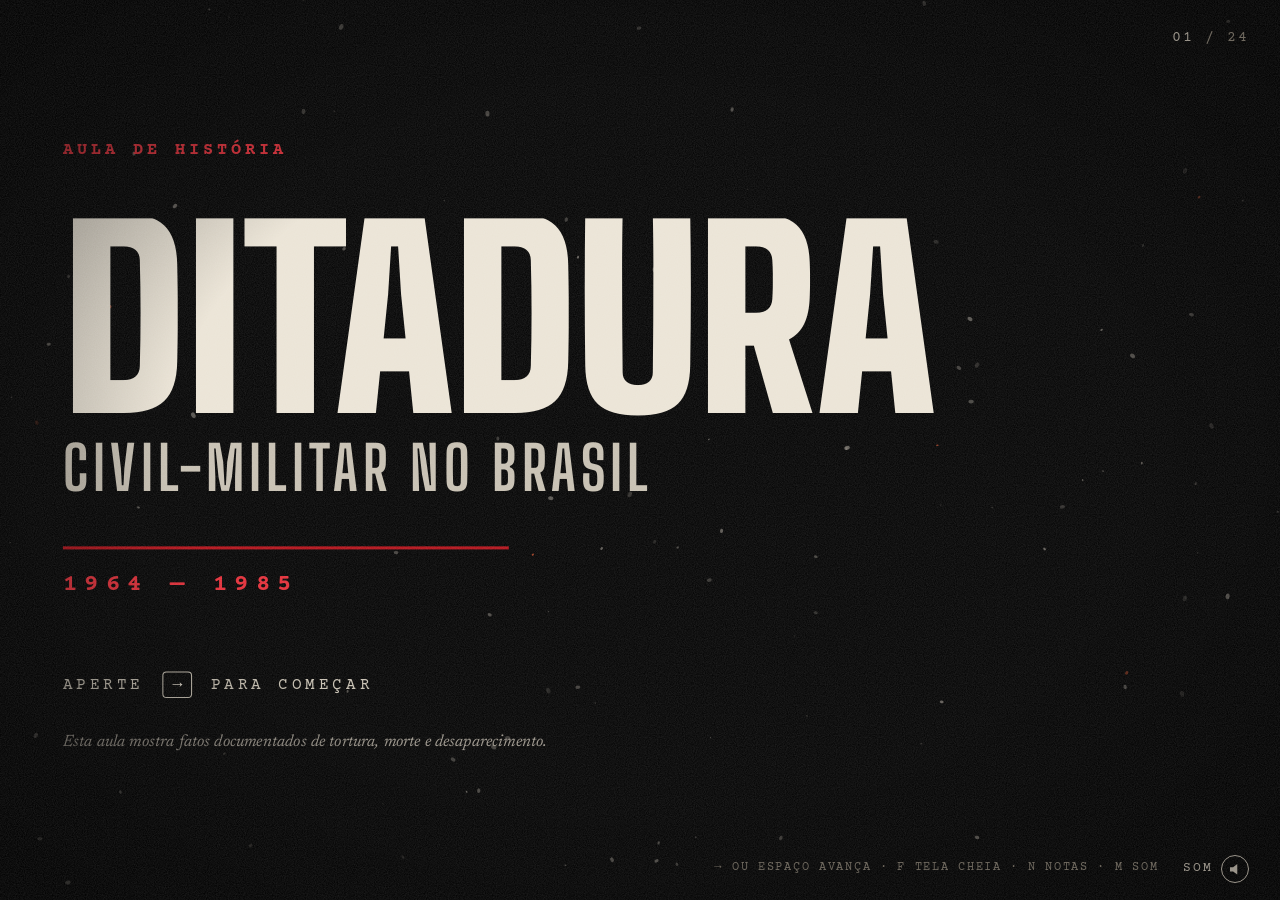
<file: index.html>
<!doctype html>
<html lang="pt-BR">
  <head>
    <meta charset="utf-8" />
    <meta name="viewport" content="width=device-width, initial-scale=1, viewport-fit=cover" />
    <title>Ditadura 1964–1985</title>
    <meta name="description" content="Aula em slides sobre a ditadura civil-militar no Brasil (1964–1985): golpe, AI-5, censura, tortura, desaparecidos, abertura e Diretas Já." />
    <meta name="theme-color" content="#070707" />
    <link rel="icon" href="data:image/svg+xml,%3Csvg xmlns='http://www.w3.org/2000/svg' viewBox='0 0 32 32'%3E%3Crect width='32' height='32' fill='%23070707'/%3E%3Crect x='5' y='14' width='22' height='4' fill='%23b3141c'/%3E%3C/svg%3E" />
    <link rel="preload" href="assets/fonts/big-shoulders-display-normal-latin.woff2" as="font" type="font/woff2" crossorigin />
    <link rel="preload" href="assets/fonts/newsreader-normal-latin.woff2" as="font" type="font/woff2" crossorigin />
    <link rel="preload" href="assets/fonts/courier-prime-400-latin.woff2" as="font" type="font/woff2" crossorigin />
    <link rel="stylesheet" href="css/fonts.css" />
    <link rel="stylesheet" href="css/base.css" />
    <link rel="stylesheet" href="css/slides.css" />
  </head>
  <body class="carregando">
    <canvas id="cinzas" aria-hidden="true"></canvas>
    <main id="deck" aria-live="polite"></main>

    <div id="chrome">
      <div class="progresso" aria-hidden="true"><span></span></div>
      <div class="contador" aria-label="slide atual"></div>
      <button class="som" type="button" aria-label="Desligar os efeitos de som (M)"><span class="som-txt">som</span><span class="som-icone" aria-hidden="true"></span></button>
      <p class="dica">→ ou espaço avança · F tela cheia · N notas · M som</p>
    </div>

    <div id="vinheta" aria-hidden="true"></div>
    <div id="grao" aria-hidden="true"></div>
    <div id="cortina" aria-hidden="true"></div>
    <div id="flash" aria-hidden="true"></div>
    <div id="blackout" aria-hidden="true"></div>
    <div id="erro" role="alert"></div>

    <!-- Tinta falhada dos carimbos -->
    <svg width="0" height="0" style="position: absolute" aria-hidden="true" focusable="false">
      <filter id="tinta" x="-10%" y="-20%" width="120%" height="140%">
        <feTurbulence type="fractalNoise" baseFrequency="0.85" numOctaves="3" seed="7" result="ruido" />
        <feColorMatrix in="ruido" type="matrix" values="0 0 0 0 0  0 0 0 0 0  0 0 0 0 0  0 0 0 -6 4.1" result="falhas" />
        <feComposite in="SourceGraphic" in2="falhas" operator="in" result="t" />
        <feTurbulence type="turbulence" baseFrequency="0.035" numOctaves="1" seed="3" result="onda" />
        <feDisplacementMap in="t" in2="onda" scale="3" xChannelSelector="R" yChannelSelector="G" />
      </filter>
    </svg>

    <noscript><p style="padding: 2em; font-size: 20px; color: #fff">Esta apresentação precisa de JavaScript ligado.</p></noscript>
    <script type="module" src="js/main.js"></script>
  </body>
</html>
</file>
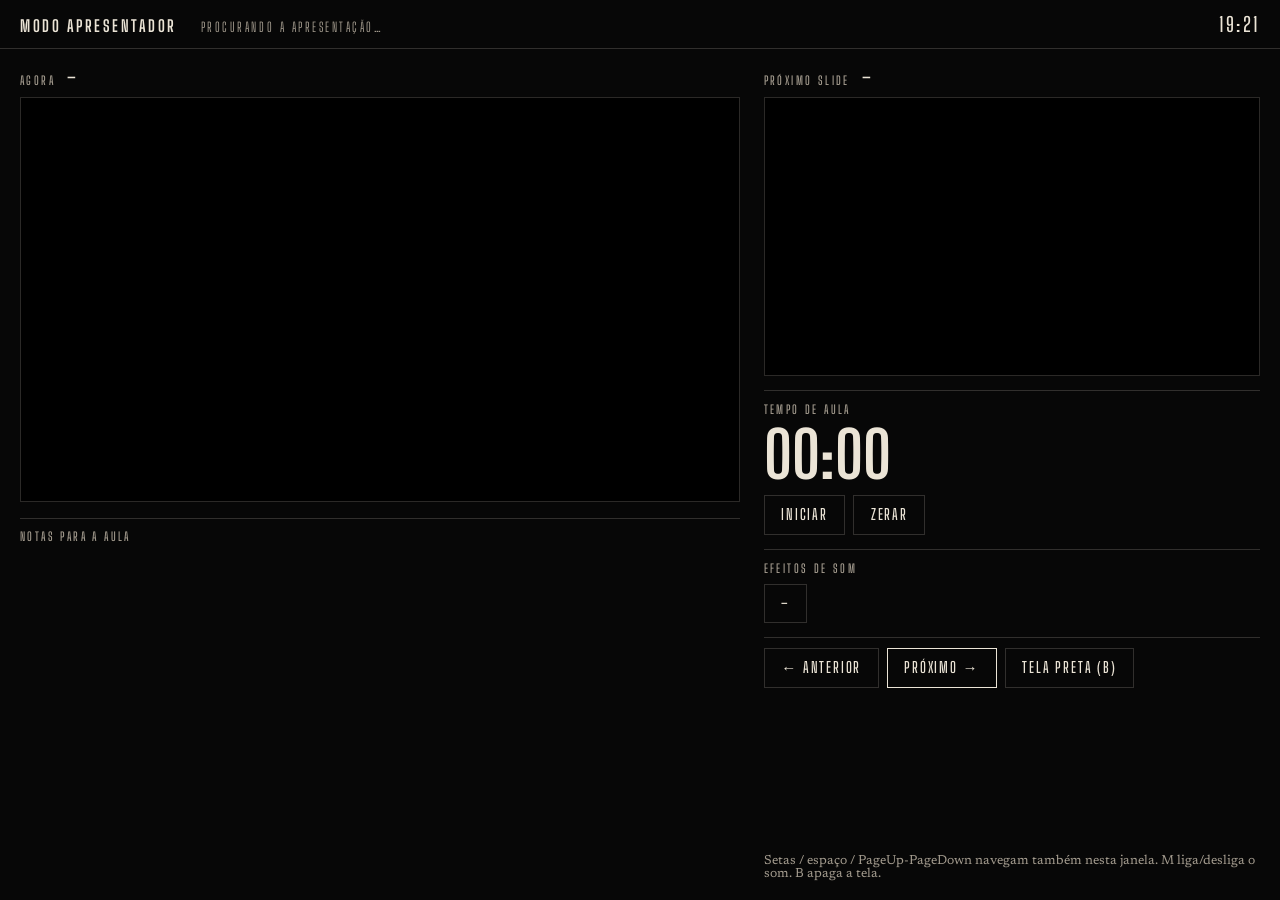
<file: presenter.html>
<!doctype html>
<html lang="pt-BR">
  <head>
    <meta charset="utf-8" />
    <meta name="viewport" content="width=device-width, initial-scale=1" />
    <title>Modo apresentador · Ditadura 1964–1985</title>
    <meta name="robots" content="noindex" />
    <link rel="icon" href="data:image/svg+xml,%3Csvg xmlns='http://www.w3.org/2000/svg' viewBox='0 0 32 32'%3E%3Crect width='32' height='32' fill='%23070707'/%3E%3Crect x='5' y='14' width='22' height='4' fill='%23b3141c'/%3E%3C/svg%3E" />
    <link rel="stylesheet" href="css/fonts.css" />
    <link rel="stylesheet" href="css/presenter.css" />
  </head>
  <body>
    <header class="topo">
      <p class="marca">Modo apresentador</p>
      <p class="conexao" id="conexao">procurando a apresentação…</p>
      <p class="relogio" id="relogio">--:--</p>
    </header>

    <main class="painel">
      <section class="col-atual">
        <div class="rotulo">
          <span class="etiqueta">Agora</span>
          <span id="atual-titulo">–</span>
          <span class="passo" id="atual-passo"></span>
        </div>
        <div class="tela" id="tela-atual"><iframe id="prev-atual" title="Slide atual" tabindex="-1"></iframe></div>
        <section class="notas">
          <h2>Notas para a aula</h2>
          <div id="notas" class="notas-texto"></div>
        </section>
      </section>

      <section class="col-lado">
        <div class="rotulo">
          <span class="etiqueta">Próximo slide</span>
          <span id="prox-titulo">–</span>
        </div>
        <div class="tela pequena" id="tela-prox"><iframe id="prev-prox" title="Próximo slide" tabindex="-1"></iframe></div>

        <div class="bloco cronometro">
          <span class="etiqueta">Tempo de aula</span>
          <p class="crono" id="crono">00:00</p>
          <div class="botoes">
            <button id="crono-btn" type="button">iniciar</button>
            <button id="crono-zerar" type="button">zerar</button>
          </div>
        </div>

        <div class="bloco">
          <span class="etiqueta">Efeitos de som</span>
          <p class="som-linha"><button id="som-btn" type="button">–</button></p>
        </div>

        <div class="bloco nav">
          <button id="nav-ant" type="button">← anterior</button>
          <button id="nav-prox" type="button" class="principal">próximo →</button>
          <button id="nav-black" type="button">tela preta (B)</button>
        </div>
        <p class="atalhos">Setas / espaço / PageUp-PageDown navegam também nesta janela. M liga/desliga o som. B apaga a tela.</p>
      </section>
    </main>

    <script type="module" src="js/presenter.js"></script>
  </body>
</html>
</file>
<file: css/fonts.css>
/* Fontes locais (SIL Open Font License — ver assets/fonts/OFL-*.txt). Nada vem da internet. */

@font-face {
  font-family: "Big Shoulders Display";
  src: url("../assets/fonts/big-shoulders-display-normal-latin.woff2") format("woff2");
  font-weight: 100 900;
  font-display: block;
  unicode-range: U+0000-00FF, U+0131, U+0152-0153, U+02BB-02BC, U+02C6, U+02DA, U+02DC, U+0304, U+0308, U+0329, U+2000-206F, U+20AC, U+2122, U+2191, U+2193, U+2212, U+2215, U+FEFF, U+FFFD;
}
@font-face {
  font-family: "Big Shoulders Display";
  src: url("../assets/fonts/big-shoulders-display-normal-latin-ext.woff2") format("woff2");
  font-weight: 100 900;
  font-display: block;
  unicode-range: U+0100-02BA, U+02BD-02C5, U+02C7-02CC, U+02CE-02D7, U+02DD-02FF, U+1D00-1DBF, U+1E00-1E9F, U+1EF2-1EFF, U+2020, U+20A0-20AB, U+20AD-20C4, U+2113, U+2C60-2C7F, U+A720-A7FF;
}
@font-face {
  font-family: "Newsreader";
  src: url("../assets/fonts/newsreader-normal-latin.woff2") format("woff2");
  font-weight: 200 800;
  font-style: normal;
  font-display: block;
  unicode-range: U+0000-00FF, U+0131, U+0152-0153, U+02BB-02BC, U+02C6, U+02DA, U+02DC, U+0304, U+0308, U+0329, U+2000-206F, U+20AC, U+2122, U+2191, U+2193, U+2212, U+2215, U+FEFF, U+FFFD;
}
@font-face {
  font-family: "Newsreader";
  src: url("../assets/fonts/newsreader-normal-latin-ext.woff2") format("woff2");
  font-weight: 200 800;
  font-style: normal;
  font-display: block;
  unicode-range: U+0100-02BA, U+02BD-02C5, U+02C7-02CC, U+02CE-02D7, U+02DD-02FF, U+1D00-1DBF, U+1E00-1E9F, U+1EF2-1EFF, U+2020, U+20A0-20AB, U+20AD-20C4, U+2113, U+2C60-2C7F, U+A720-A7FF;
}
@font-face {
  font-family: "Newsreader";
  src: url("../assets/fonts/newsreader-italic-latin.woff2") format("woff2");
  font-weight: 200 800;
  font-style: italic;
  font-display: block;
  unicode-range: U+0000-00FF, U+0131, U+0152-0153, U+02BB-02BC, U+02C6, U+02DA, U+02DC, U+0304, U+0308, U+0329, U+2000-206F, U+20AC, U+2122, U+2191, U+2193, U+2212, U+2215, U+FEFF, U+FFFD;
}
@font-face {
  font-family: "Newsreader";
  src: url("../assets/fonts/newsreader-italic-latin-ext.woff2") format("woff2");
  font-weight: 200 800;
  font-style: italic;
  font-display: block;
  unicode-range: U+0100-02BA, U+02BD-02C5, U+02C7-02CC, U+02CE-02D7, U+02DD-02FF, U+1D00-1DBF, U+1E00-1E9F, U+1EF2-1EFF, U+2020, U+20A0-20AB, U+20AD-20C4, U+2113, U+2C60-2C7F, U+A720-A7FF;
}
@font-face {
  font-family: "Courier Prime";
  src: url("../assets/fonts/courier-prime-400-latin.woff2") format("woff2");
  font-weight: 400;
  font-display: block;
  unicode-range: U+0000-00FF, U+0131, U+0152-0153, U+02BB-02BC, U+02C6, U+02DA, U+02DC, U+0304, U+0308, U+0329, U+2000-206F, U+20AC, U+2122, U+2191, U+2193, U+2212, U+2215, U+FEFF, U+FFFD;
}
@font-face {
  font-family: "Courier Prime";
  src: url("../assets/fonts/courier-prime-400-latin-ext.woff2") format("woff2");
  font-weight: 400;
  font-display: block;
  unicode-range: U+0100-02BA, U+02BD-02C5, U+02C7-02CC, U+02CE-02D7, U+02DD-02FF, U+1D00-1DBF, U+1E00-1E9F, U+1EF2-1EFF, U+2020, U+20A0-20AB, U+20AD-20C4, U+2113, U+2C60-2C7F, U+A720-A7FF;
}
@font-face {
  font-family: "Courier Prime";
  src: url("../assets/fonts/courier-prime-700-latin.woff2") format("woff2");
  font-weight: 700;
  font-display: block;
  unicode-range: U+0000-00FF, U+0131, U+0152-0153, U+02BB-02BC, U+02C6, U+02DA, U+02DC, U+0304, U+0308, U+0329, U+2000-206F, U+20AC, U+2122, U+2191, U+2193, U+2212, U+2215, U+FEFF, U+FFFD;
}
@font-face {
  font-family: "Courier Prime";
  src: url("../assets/fonts/courier-prime-700-latin-ext.woff2") format("woff2");
  font-weight: 700;
  font-display: block;
  unicode-range: U+0100-02BA, U+02BD-02C5, U+02C7-02CC, U+02CE-02D7, U+02DD-02FF, U+1D00-1DBF, U+1E00-1E9F, U+1EF2-1EFF, U+2020, U+20A0-20AB, U+20AD-20C4, U+2113, U+2C60-2C7F, U+A720-A7FF;
}
</file>
<file: css/base.css>
/* ==========================================================================
   Base: paleta de luto, palco 16:9, grão de filme, vinheta, transição pelo
   escuro, animações de entrada. As cenas de cada slide estão em slides.css.
   ========================================================================== */

:root {
  --preto: #070707;
  --preto-2: #131212;
  --osso: #ebe4d6;
  --osso-2: #c7c0b2;
  --cinza: #9b958b;
  --cinza-2: #6f695f;
  --sangue: #b3141c;
  --sangue-vivo: #e2303a;
  --papel: #ddd3bf;
  --papel-tinta: #1c1814;

  /* 1u = 1% da largura de um palco 16:9 que cabe na tela. */
  --u: min(1vw, 1.7778vh);

  --display: "Big Shoulders Display", "Arial Narrow", sans-serif;
  --serif: "Newsreader", Georgia, serif;
  --maquina: "Courier Prime", "Courier New", monospace;

  --suave: cubic-bezier(0.2, 0.7, 0.2, 1);
  --pesado: cubic-bezier(0.7, 0, 0.84, 0);
}

*,
*::before,
*::after {
  box-sizing: border-box;
}
html,
body {
  margin: 0;
  height: 100%;
  overflow: hidden;
}
body {
  background: var(--preto);
  color: var(--osso);
  font-family: var(--serif);
  font-size: calc(var(--u) * 1.6);
  line-height: 1.4;
  -webkit-font-smoothing: antialiased;
  -webkit-tap-highlight-color: transparent;
  touch-action: pan-y;
}
body.carregando #deck,
body.carregando #chrome {
  visibility: hidden;
}
h1,
h2,
h3,
p,
ul,
ol,
figure,
blockquote {
  margin: 0;
  padding: 0;
}
ul,
ol {
  list-style: none;
}
button {
  font: inherit;
  color: inherit;
  background: none;
  border: 0;
  padding: 0;
  cursor: pointer;
}
a {
  color: inherit;
}
em {
  font-style: italic;
}
strong {
  font-weight: 650;
  color: var(--sangue-vivo);
}

/* ------------------------------------------------------------ camadas */

#cinzas {
  position: fixed;
  inset: 0;
  width: 100vw;
  height: 100vh;
  z-index: 1;
  pointer-events: none;
  opacity: 0;
  transition: opacity 2s ease;
}
body.com-cinzas #cinzas {
  opacity: 1;
}
#deck {
  position: fixed;
  inset: 0;
  z-index: 2;
}
.slide {
  position: absolute;
  inset: 0;
  display: grid;
  place-items: center;
  overflow: hidden;
  visibility: hidden;
}
.slide.is-active {
  visibility: visible;
}
.stage {
  position: relative;
  width: calc(var(--u) * 100);
  height: calc(var(--u) * 56.25);
}
/* A câmera chega devagar: um zoom quase imperceptível durante o slide. */
.slide.is-active > .stage {
  animation: respirar 40s ease-out both;
}
@keyframes respirar {
  from {
    transform: scale(1);
  }
  to {
    transform: scale(1.025);
  }
}

/* Grão de filme e vinheta por cima de tudo. */
#grao {
  position: fixed;
  inset: -50%;
  z-index: 6;
  pointer-events: none;
  opacity: 0.09;
  background-image: url("data:image/svg+xml,%3Csvg xmlns='http://www.w3.org/2000/svg' width='220' height='220'%3E%3Cfilter id='n'%3E%3CfeTurbulence type='fractalNoise' baseFrequency='0.9' numOctaves='2' stitchTiles='stitch'/%3E%3CfeColorMatrix values='0 0 0 0 1  0 0 0 0 1  0 0 0 0 1  0 0 0 1.4 -0.2'/%3E%3C/filter%3E%3Crect width='100%25' height='100%25' filter='url(%23n)'/%3E%3C/svg%3E");
  animation: grao 0.9s steps(6) infinite;
}
@keyframes grao {
  0% { transform: translate(0, 0); }
  20% { transform: translate(-3%, 2%); }
  40% { transform: translate(2%, -3%); }
  60% { transform: translate(-2%, -1%); }
  80% { transform: translate(3%, 3%); }
  100% { transform: translate(0, 0); }
}
#vinheta {
  position: fixed;
  inset: 0;
  z-index: 5;
  pointer-events: none;
  background: radial-gradient(ellipse at center, transparent 52%, rgba(0, 0, 0, 0.7) 100%);
  transition: background 1.5s ease;
}
body.vinheta-fechada #vinheta {
  background: radial-gradient(ellipse at center, transparent 30%, rgba(0, 0, 0, 0.88) 85%);
}
body.pulso #vinheta {
  animation: pulso 0.5s ease-out;
}
@keyframes pulso {
  0% { box-shadow: inset 0 0 0 0 rgba(179, 20, 28, 0); }
  30% { box-shadow: inset 0 0 calc(var(--u) * 14) calc(var(--u) * 2) rgba(179, 20, 28, 0.55); }
  100% { box-shadow: inset 0 0 0 0 rgba(179, 20, 28, 0); }
}

/* Transição: a tela escurece, o slide troca, a luz volta. */
#cortina {
  position: fixed;
  inset: 0;
  z-index: 8;
  background: #000;
  opacity: 0;
  pointer-events: none;
}
#flash {
  position: fixed;
  inset: 0;
  z-index: 9;
  background: #fff;
  opacity: 0;
  pointer-events: none;
}
#flash.ativo {
  animation: flash 1.6s ease-out;
}
@keyframes flash {
  0% { opacity: 0; }
  4% { opacity: 1; }
  100% { opacity: 0; }
}
#deck.tremor {
  animation: tremor 0.45s cubic-bezier(0.36, 0.07, 0.19, 0.97);
}
@keyframes tremor {
  10%, 90% { transform: translate(-1px, 1px); }
  20%, 80% { transform: translate(3px, -2px); }
  30%, 50%, 70% { transform: translate(-5px, 2px); }
  40%, 60% { transform: translate(5px, -1px); }
}
#blackout {
  position: fixed;
  inset: 0;
  z-index: 10;
  background: #000;
  opacity: 0;
  pointer-events: none;
  transition: opacity 0.4s ease;
}
body.blackout #blackout {
  opacity: 1;
  pointer-events: auto;
}

/* ------------------------------------------------- tipografia comum */

.kicker {
  position: absolute;
  left: calc(var(--u) * 6);
  top: calc(var(--u) * 4.4);
  font-family: var(--maquina);
  font-weight: 700;
  font-size: calc(var(--u) * 1.3);
  letter-spacing: 0.22em;
  text-transform: uppercase;
  color: var(--sangue-vivo);
}
.fontes {
  position: absolute;
  left: calc(var(--u) * 6);
  right: calc(var(--u) * 22);
  bottom: calc(var(--u) * 1.5);
  font-family: var(--maquina);
  font-size: calc(var(--u) * 0.95);
  letter-spacing: 0.04em;
  color: var(--cinza-2);
  line-height: 1.3;
}
.fontes b {
  margin-right: 0.6em;
  letter-spacing: 0.16em;
  text-transform: uppercase;
  color: var(--cinza);
}

/* ------------------------------------------- animações de entrada
   Cada uma tem um significado: desfocar (memória voltando), varrer (alguém
   puxa a cortina), cair (peso de um documento), espaçar (respiração). */

.slide.is-active .an-desfoca {
  animation: desfoca 1.6s var(--suave) both;
  animation-delay: var(--atraso, 0s);
}
@keyframes desfoca {
  from {
    opacity: 0;
    filter: blur(16px);
    scale: 1.06;
  }
  to {
    opacity: 1;
    filter: blur(0);
    scale: 1;
  }
}
.slide.is-active .an-varre {
  animation: varre 1.1s var(--suave) both;
  animation-delay: var(--atraso, 0s);
}
/* As margens negativas deixam acentos e itálicos respirarem fora da caixa. */
@keyframes varre {
  from {
    clip-path: inset(-0.4em 100% -0.4em -0.4em);
  }
  to {
    clip-path: inset(-0.4em -0.4em -0.4em -0.4em);
  }
}
.slide.is-active .an-surge {
  animation: surge 1.4s ease both;
  animation-delay: var(--atraso, 0s);
}
@keyframes surge {
  from {
    opacity: 0;
    translate: 0 calc(var(--u) * 1.2);
  }
  to {
    opacity: 1;
    translate: 0 0;
  }
}
.slide.is-active .an-espaca {
  animation: espaca 2s var(--suave) both;
  animation-delay: var(--atraso, 0s);
}
@keyframes espaca {
  from {
    opacity: 0;
    letter-spacing: 0.5em;
  }
  to {
    opacity: 1;
  }
}

/* Elementos que aparecem num passo (data-passo): por padrão, surgem.
   (O próprio .slide também leva data-passo, com o passo atual; por isso o "descendente".) */
:where(.slide) [data-passo] {
  opacity: 0;
  transition: opacity 1.1s ease, transform 1.1s var(--suave), clip-path 1.2s var(--suave), filter 1.2s ease;
}
:where(.slide) [data-passo].on {
  opacity: 1;
}

/* Voltar a um slide mostra o estado final, sem repetir as transições. */
.slide.entrando *,
.slide.entrando *::before,
.slide.entrando *::after {
  transition: none !important;
}

/* Cursor de máquina de escrever */
.cursor::after {
  content: "▌";
  margin-left: 0.05em;
  color: var(--sangue-vivo);
  animation: piscar 0.9s steps(1) infinite;
}
@keyframes piscar {
  50% {
    opacity: 0;
  }
}

/* ------------------------------------------------------- elementos fixos */

#chrome {
  position: fixed;
  inset: 0;
  z-index: 7;
  pointer-events: none;
  font-family: var(--maquina);
  color: var(--cinza);
}
#chrome > * {
  pointer-events: auto;
}
.progresso {
  position: absolute;
  left: 0;
  right: 0;
  top: 0;
  height: 2px;
  pointer-events: none;
}
.progresso span {
  display: block;
  height: 100%;
  background: var(--sangue);
  transform-origin: left;
  transform: scaleX(0);
  transition: transform 0.8s var(--suave);
}
.contador {
  position: absolute;
  right: calc(var(--u) * 2.4);
  top: calc(var(--u) * 2.2);
  font-size: calc(var(--u) * 1.15);
  letter-spacing: 0.14em;
  pointer-events: none;
}
.contador .de {
  color: var(--cinza-2);
}
.som {
  position: absolute;
  right: calc(var(--u) * 2.4);
  bottom: calc(var(--u) * 1.3);
  display: flex;
  align-items: center;
  gap: 0.6em;
  font-size: calc(var(--u) * 1);
  letter-spacing: 0.16em;
  text-transform: uppercase;
  color: var(--cinza);
}
.som-icone {
  position: relative;
  width: calc(var(--u) * 2.2);
  height: calc(var(--u) * 2.2);
  min-width: 24px;
  min-height: 24px;
  border: 1.5px solid currentColor;
  border-radius: 50%;
}
.som-icone::before {
  content: "";
  position: absolute;
  inset: 0;
  margin: auto;
  width: 40%;
  height: 40%;
  background: currentColor;
  clip-path: polygon(0 30%, 30% 30%, 70% 0, 70% 100%, 30% 70%, 0 70%);
}
.som.mudo .som-icone::after {
  content: "";
  position: absolute;
  left: 15%;
  right: 15%;
  top: 50%;
  height: 1.5px;
  background: var(--sangue-vivo);
  transform: rotate(-40deg);
}
.dica {
  position: absolute;
  right: calc(var(--u) * 9.5);
  bottom: calc(var(--u) * 1.85);
  font-size: calc(var(--u) * 0.95);
  letter-spacing: 0.14em;
  text-transform: uppercase;
  color: var(--cinza-2);
  white-space: nowrap;
  pointer-events: none;
  transition: opacity 1s ease;
}
.dica.some {
  opacity: 0;
}

#erro {
  position: fixed;
  inset: 0;
  z-index: 11;
  display: none;
  padding: 8vh 8vw;
  background: var(--preto);
  color: var(--osso);
  font-family: var(--serif);
  font-size: 20px;
  overflow: auto;
}
#erro.visivel {
  display: block;
}
#erro h1 {
  font-family: var(--display);
  font-size: 44px;
  color: var(--sangue-vivo);
  text-transform: uppercase;
}
#erro pre {
  white-space: pre-wrap;
  font-family: var(--maquina);
  font-size: 15px;
  background: var(--preto-2);
  padding: 1em;
}

body.previa #chrome {
  display: none;
}

/* Celular em pé: o palco vira coluna rolável. */
@media (max-aspect-ratio: 4/5) {
  :root {
    --u: 2.6vw;
  }
  .slide {
    display: block;
    overflow-y: auto;
  }
  .stage {
    width: 100%;
    height: auto;
    min-height: 100%;
    padding: 64px 16px 96px;
  }
  .kicker,
  .fontes {
    position: static;
  }
  .fontes {
    margin-top: 2em;
  }
  .dica {
    display: none;
  }
}

/* Movimento reduzido: tudo aparece no estado final, sem tremer nem piscar. */
@media (prefers-reduced-motion: reduce) {
  #grao,
  .slide.is-active > .stage,
  .slide.is-active [class*="an-"],
  #deck.tremor,
  #flash.ativo,
  body.pulso #vinheta {
    animation: none !important;
  }
  [data-passo] {
    transition: opacity 0.3s ease !important;
  }
}
</file>
<file: css/slides.css>
/* ==========================================================================
   Cenas. Medidas em u (1u = 1% da largura do palco 16:9).
   ========================================================================== */

.nw {
  white-space: nowrap;
}
/* SVG inline senta na linha de base do texto e desce alguns pixels. */
.slide svg {
  display: block;
}
/* Fontes legíveis mesmo por cima da multidão. */
.fontes {
  z-index: 2;
  text-shadow:
    0 0 4px #000,
    0 0 10px #000;
}
.aviso {
  position: absolute;
  left: calc(var(--u) * 6);
  top: calc(var(--u) * 10);
  font-family: var(--maquina);
  color: var(--sangue-vivo);
}

/* Linhas que "se desenham": o contêiner é revelado por um recorte que anda.
   (Tracejado com pathLength falha no Chrome junto com non-scaling-stroke.) */
@keyframes revela {
  from {
    clip-path: inset(-20% 100% -20% -2%);
  }
  to {
    clip-path: inset(-20% -2% -20% -2%);
  }
}

/* ------------------------------------------------------------------ capa */

.cp-titulo {
  position: absolute;
  left: calc(var(--u) * 6);
  top: calc(var(--u) * 10.5);
  font-weight: normal;
}
/* Uma luz passa devagar pelo título, como o facho de um projetor. */
.cp-grande {
  display: block;
  font-family: var(--display);
  font-weight: 900;
  font-size: calc(var(--u) * 19);
  line-height: 0.8;
  text-transform: uppercase;
  background: linear-gradient(100deg, var(--osso) 42%, #fffaf0 50%, var(--osso) 58%);
  background-size: 300% 100%;
  background-position: 100% 0;
  -webkit-background-clip: text;
  background-clip: text;
  color: transparent;
}
.slide.is-active .cp-grande {
  animation:
    desfoca 1.8s var(--suave) 0.4s both,
    brilho 8s ease-in-out 3.5s infinite;
}
@keyframes brilho {
  0% {
    background-position: 100% 0;
  }
  45%,
  100% {
    background-position: 0% 0;
  }
}
.cp-sub {
  display: block;
  margin-top: calc(var(--u) * 1.6);
  font-family: var(--display);
  font-weight: 700;
  font-size: calc(var(--u) * 4.6);
  line-height: 1;
  letter-spacing: 0.08em;
  text-transform: uppercase;
  color: var(--osso-2);
}
.cp-linha {
  position: absolute;
  left: calc(var(--u) * 6);
  top: calc(var(--u) * 35.5);
  width: calc(var(--u) * 34);
  height: 3px;
  background: var(--sangue);
}
.cp-periodo {
  position: absolute;
  left: calc(var(--u) * 6);
  top: calc(var(--u) * 37.2);
  font-family: var(--maquina);
  font-weight: 700;
  font-size: calc(var(--u) * 1.8);
  letter-spacing: 0.3em;
  color: var(--sangue-vivo);
}
.cp-comecar {
  position: absolute;
  left: calc(var(--u) * 6);
  top: calc(var(--u) * 45);
  font-family: var(--maquina);
  font-size: calc(var(--u) * 1.25);
  letter-spacing: 0.2em;
  text-transform: uppercase;
  color: var(--osso-2);
}
.slide.is-active .cp-comecar {
  animation:
    surge 1.4s ease 3.2s both,
    respira 2.8s ease-in-out 4.6s infinite;
}
@keyframes respira {
  50% {
    opacity: 0.35;
  }
}
.cp-comecar kbd {
  display: inline-block;
  margin: 0 0.3em;
  padding: 0.05em 0.55em;
  border: 1px solid var(--osso-2);
  border-radius: 0.25em;
  font-family: inherit;
  letter-spacing: 0;
  color: var(--osso);
}
.cp-aviso {
  position: absolute;
  left: calc(var(--u) * 6);
  top: calc(var(--u) * 49.5);
  width: calc(var(--u) * 56);
  font-style: italic;
  font-size: calc(var(--u) * 1.25);
  color: var(--cinza);
}

/* -------------------------------------------------------------- abertura */

.ab-ano {
  position: absolute;
  left: calc(var(--u) * 5.2);
  top: calc(var(--u) * 6.5);
  font-family: var(--display);
  font-weight: 800;
  font-size: calc(var(--u) * 26);
  line-height: 0.8;
  font-variant-numeric: tabular-nums;
}
.ab-linha {
  position: absolute;
  left: calc(var(--u) * 6);
  right: calc(var(--u) * 6);
  top: calc(var(--u) * 30.5);
  height: 2px;
  background: var(--sangue);
  transform-origin: left;
  transform: scaleX(0);
  transition: transform 1.8s var(--suave);
}
.ab-intervalo {
  position: absolute;
  right: calc(var(--u) * 6);
  top: calc(var(--u) * 27.4);
  font-family: var(--maquina);
  font-size: calc(var(--u) * 1.4);
  letter-spacing: 0.3em;
  color: var(--cinza);
  opacity: 0;
  transition: opacity 1s ease 0.4s;
}
.ab-titulo {
  position: absolute;
  left: calc(var(--u) * 6);
  top: calc(var(--u) * 33);
  font-family: var(--serif);
  font-style: italic;
  font-weight: 300;
  font-size: calc(var(--u) * 7.4);
  line-height: 1;
  opacity: 0;
  filter: blur(10px);
  transition:
    opacity 2s ease 0.5s,
    filter 2s ease 0.5s;
}
.ab-sub {
  position: absolute;
  left: calc(var(--u) * 6);
  top: calc(var(--u) * 43.5);
  width: calc(var(--u) * 56);
  font-size: calc(var(--u) * 1.9);
  line-height: 1.35;
  color: var(--osso-2);
  opacity: 0;
  transition: opacity 1.6s ease 1.6s;
}
.contou .ab-linha {
  transform: scaleX(1);
}
.contou .ab-intervalo,
.contou .ab-sub {
  opacity: 1;
}
.contou .ab-titulo {
  opacity: 1;
  filter: blur(0);
}

/* --------------------------------------------------------------- divisão */

.dv-titulo,
.gn-titulo,
.at-titulo,
.cs-titulo,
.rp-titulo,
.ar-titulo,
.am-titulo {
  position: absolute;
  left: calc(var(--u) * 6);
  top: calc(var(--u) * 8);
  font-family: var(--display);
  font-weight: 800;
  font-size: calc(var(--u) * 5);
  line-height: 0.95;
  text-transform: uppercase;
}
.dv-intro {
  position: absolute;
  left: calc(var(--u) * 6);
  top: calc(var(--u) * 14.8);
  width: calc(var(--u) * 62);
  font-size: calc(var(--u) * 1.8);
  color: var(--osso-2);
}
.dv-lado {
  position: absolute;
  top: calc(var(--u) * 22);
  width: calc(var(--u) * 41);
  transition: transform 1.3s var(--suave);
}
.dv-esq {
  left: calc(var(--u) * 6);
}
.dv-dir {
  right: calc(var(--u) * 6);
}
.dv-conteudo {
  padding-top: calc(var(--u) * 1.2);
  border-top: 3px solid var(--osso-2);
}
.dv-esq .dv-conteudo {
  border-color: var(--sangue);
}
.slide.is-active .dv-esq .dv-conteudo {
  animation: vemEsq 1.4s var(--suave) 1s both;
}
.slide.is-active .dv-dir .dv-conteudo {
  animation: vemDir 1.4s var(--suave) 1.4s both;
}
@keyframes vemEsq {
  from {
    opacity: 0;
    transform: translateX(calc(var(--u) * -12));
  }
}
@keyframes vemDir {
  from {
    opacity: 0;
    transform: translateX(calc(var(--u) * 12));
  }
}
.dv-data {
  font-family: var(--maquina);
  font-weight: 700;
  font-size: calc(var(--u) * 1.3);
  letter-spacing: 0.1em;
  color: var(--cinza);
}
.dv-esq .dv-data {
  color: var(--sangue-vivo);
}
.dv-nome {
  margin: calc(var(--u) * 0.6) 0;
  font-family: var(--display);
  font-weight: 700;
  font-size: calc(var(--u) * 3.3);
  line-height: 0.95;
  text-transform: uppercase;
}
.dv-texto {
  font-size: calc(var(--u) * 1.8);
  line-height: 1.35;
}
.rachado .dv-esq {
  transform: translateX(calc(var(--u) * -1.8)) rotate(-0.7deg);
}
.rachado .dv-dir {
  transform: translateX(calc(var(--u) * 1.8)) rotate(0.7deg);
}
.dv-racha {
  position: absolute;
  left: calc(var(--u) * 49);
  top: calc(var(--u) * 19);
  width: calc(var(--u) * 2);
  bottom: calc(var(--u) * 9);
}
.dv-racha svg {
  width: 100%;
  height: 100%;
  overflow: visible;
}
.dv-racha path {
  fill: none;
  stroke: var(--sangue-vivo);
  stroke-width: 2.5;
  vector-effect: non-scaling-stroke;
}
.dv-racha {
  opacity: 1 !important;
  clip-path: inset(-2% -200% 100% -200%);
  transition: clip-path 0.9s ease-in;
}
.dv-racha.on {
  clip-path: inset(-2% -200% -2% -200%);
}
.dv-rodape {
  position: absolute;
  left: calc(var(--u) * 6);
  top: calc(var(--u) * 47.4);
  width: calc(var(--u) * 76);
  font-style: italic;
  font-size: calc(var(--u) * 2);
  transition-delay: 0.8s;
}

/* ----------------------------------------------------------------- golpe */

.gp-painel {
  position: absolute;
  left: calc(var(--u) * 6);
  top: calc(var(--u) * 9);
  padding: calc(var(--u) * 0.8) calc(var(--u) * 1.6);
  background: #0f0e0d;
  border: 1px solid #2c2926;
}
.gp-data {
  font-family: var(--maquina);
  font-weight: 700;
  font-size: calc(var(--u) * 7.2);
  letter-spacing: 0.06em;
  font-variant-numeric: tabular-nums;
  line-height: 1.1;
}
.gp-texto {
  position: absolute;
  left: calc(var(--u) * 6);
  top: calc(var(--u) * 21.5);
  width: calc(var(--u) * 52);
  font-size: calc(var(--u) * 2.05);
  line-height: 1.35;
}
.gp-texto.troca {
  animation: varre 1s var(--suave);
}
.gp-apoio {
  position: absolute;
  right: calc(var(--u) * 6);
  top: calc(var(--u) * 9.5);
  width: calc(var(--u) * 28);
  padding-left: calc(var(--u) * 1.2);
  border-left: 2px solid var(--sangue);
  font-family: var(--maquina);
  font-size: calc(var(--u) * 1.15);
  line-height: 1.5;
  color: var(--cinza);
}
.gp-chao {
  position: absolute;
  left: calc(var(--u) * -10);
  right: calc(var(--u) * -10);
  top: calc(var(--u) * 50);
  height: 1px;
  background: #3a3631;
  transition: background 2s ease;
}
.gp-tanques {
  position: absolute;
  left: 0;
  right: 0;
  top: calc(var(--u) * 39.8);
  height: calc(var(--u) * 10.4);
  transition: opacity 1.6s ease;
}
.gp-tanque {
  position: absolute;
  top: 0;
  width: calc(var(--u) * 20);
}
.gp-tanque svg {
  display: block;
  width: 100%;
}
.gp-tanque.t0 {
  left: calc(var(--u) * 8);
}
.gp-tanque.t1 {
  left: calc(var(--u) * 36);
}
.gp-tanque.t2 {
  left: calc(var(--u) * 64);
}
.slide.is-active .gp-tanque {
  animation: avanca 7s cubic-bezier(0.25, 0.6, 0.3, 1) both;
}
.slide.is-active .gp-tanque.t1 {
  animation-delay: 0.7s;
}
.slide.is-active .gp-tanque.t2 {
  animation-delay: 1.4s;
}
@keyframes avanca {
  from {
    transform: translateX(calc(var(--u) * -95));
  }
}
.tq-esteira {
  fill: #141312;
  stroke: #4b463f;
  stroke-width: 0.8;
}
.tq-rodas circle {
  fill: #0c0c0c;
  stroke: #5a544c;
  stroke-width: 0.8;
}
.tq-rodas line {
  stroke: #5a544c;
  stroke-width: 0.8;
  transform-box: fill-box;
  transform-origin: center;
}
.slide.is-active .tq-rodas line {
  animation: gira 0.6s linear 11;
}
@keyframes gira {
  to {
    transform: rotate(360deg);
  }
}
.tq-casco,
.tq-torre {
  fill: #1f1d1b;
  stroke: #4b463f;
  stroke-width: 0.8;
}
.tq-cano {
  fill: #2c2926;
}
.gp-navio {
  position: absolute;
  right: calc(var(--u) * 7);
  top: calc(var(--u) * 41.6);
  width: calc(var(--u) * 36);
  transform: translateX(calc(var(--u) * 46));
  transition:
    transform 5s cubic-bezier(0.2, 0.7, 0.2, 1),
    opacity 1.6s ease;
}
.gp-navio.on {
  transform: none;
}
.gp-navio svg {
  display: block;
  width: 100%;
}
.nv-casco,
.nv-ilha {
  fill: #1f1d1b;
  stroke: #4b463f;
  stroke-width: 0.8;
}
.nv-convoo {
  fill: #2c2926;
}
.nv-mastro {
  stroke: #6f695f;
  stroke-width: 0.8;
}
.mar .gp-tanques {
  opacity: 0.12;
}
.mar .gp-chao {
  background: #2b3a44;
}

/* Cinejornal: perfurações do filme nas bordas, riscos, o projetor piscando
   e uma vinheta quente, como imagem de arquivo. */
.gp-filme {
  position: absolute;
  inset: 0;
  z-index: 5;
  pointer-events: none;
}
.gp-filme::before {
  content: "";
  position: absolute;
  inset: 0;
  background: radial-gradient(ellipse at center, rgba(150, 110, 60, 0.06) 35%, rgba(30, 18, 6, 0.45) 100%);
  mix-blend-mode: multiply;
}
.gp-perf {
  position: absolute;
  top: 0;
  bottom: 0;
  width: calc(var(--u) * 2.6);
  background-color: #020202;
  background-image: url("data:image/svg+xml,%3Csvg xmlns='http://www.w3.org/2000/svg' viewBox='0 0 26 32'%3E%3Crect x='7' y='9' width='12' height='14' rx='2.5' fill='%23d7cdb9' fill-opacity='0.22'/%3E%3C/svg%3E");
  background-size: 100% calc(var(--u) * 3.2);
  box-shadow: 0 0 calc(var(--u) * 1.2) rgba(0, 0, 0, 0.9);
}
.gp-perf.e {
  left: 0;
}
.gp-perf.d {
  right: 0;
}
.slide.is-active .gp-perf {
  animation: perf 1.2s linear infinite;
}
@keyframes perf {
  to {
    background-position: 0 calc(var(--u) * 3.2);
  }
}
.gp-risco {
  position: absolute;
  top: 0;
  bottom: 0;
  width: 1px;
  opacity: 0;
  background: rgba(240, 230, 210, 0.4);
}
.gp-risco.r2 {
  width: 2px;
  background: rgba(0, 0, 0, 0.5);
}
.slide.is-active .gp-risco.r1 {
  animation: risco1 2.9s steps(1) infinite;
}
.slide.is-active .gp-risco.r2 {
  animation: risco2 3.7s steps(1) infinite;
}
@keyframes risco1 {
  0% { left: 22%; opacity: 0.8; }
  9% { opacity: 0; }
  31% { left: 63%; opacity: 0.6; }
  38% { opacity: 0; }
  57% { left: 41%; opacity: 0.7; }
  61% { opacity: 0; }
  80% { left: 86%; opacity: 0.5; }
  86% { opacity: 0; }
}
@keyframes risco2 {
  0% { left: 71%; opacity: 0; }
  14% { opacity: 0.7; }
  20% { opacity: 0; }
  44% { left: 17%; opacity: 0.6; }
  52% { opacity: 0; }
  73% { left: 54%; opacity: 0.8; }
  77% { opacity: 0; }
}
.gp-pisca {
  position: absolute;
  inset: 0;
  background: #fff6df;
  mix-blend-mode: soft-light;
  opacity: 0;
}
.slide.is-active .gp-pisca {
  animation: pisca 0.42s steps(1) infinite;
}
@keyframes pisca {
  0% { opacity: 0.1; }
  33% { opacity: 0.03; }
  66% { opacity: 0.07; }
}

/* Contagem de filme antes da cena: 3, 2, 1 com o ponteiro varrendo o círculo. */
@property --varre {
  syntax: "<angle>";
  inherits: false;
  initial-value: 0deg;
}
.gp-lider {
  position: absolute;
  inset: 0;
  z-index: 4;
  display: grid;
  place-items: center;
  overflow: hidden;
  background: radial-gradient(ellipse at center, #a99f8b 0%, #7d7465 55%, #37322b 100%);
  opacity: 0;
  visibility: hidden;
  transition:
    opacity 0.45s ease,
    visibility 0s linear 0.45s;
}
.lider .gp-lider {
  opacity: 1;
  visibility: visible;
  transition: none;
}
.gp-lider::before,
.gp-lider::after {
  content: "";
  position: absolute;
  background: rgba(25, 20, 14, 0.7);
}
.gp-lider::before {
  left: 0;
  right: 0;
  top: 50%;
  height: 2px;
}
.gp-lider::after {
  top: 0;
  bottom: 0;
  left: 50%;
  width: 2px;
}
.gp-lider-varre {
  position: absolute;
  width: 150vmax;
  height: 150vmax;
  border-radius: 50%;
  background: conic-gradient(rgba(30, 24, 16, 0.45) var(--varre), transparent 0);
}
.gira .gp-lider-varre {
  animation: varredura 0.76s linear both;
}
@keyframes varredura {
  from {
    --varre: 0deg;
  }
  to {
    --varre: 360deg;
  }
}
.gp-lider-aro {
  position: absolute;
  width: 62vh;
  height: 62vh;
  border-radius: 50%;
  border: 0.7vh solid rgba(20, 16, 12, 0.8);
}
.gp-lider-aro::after {
  content: "";
  position: absolute;
  inset: 5vh;
  border-radius: 50%;
  border: 0.5vh solid rgba(20, 16, 12, 0.7);
}
.gp-lider-num {
  position: relative;
  font-family: var(--display);
  font-weight: 800;
  font-size: 38vh;
  line-height: 1;
  color: #15110c;
}
/* Enquanto a contagem roda, a cena espera (tanques, painel, tudo parado no início). */
.s-golpe.lider .stage,
.s-golpe.lider .stage * {
  animation-play-state: paused !important;
}

/* -------------------------------------------------------------- generais */

.gn-titulo {
  width: calc(var(--u) * 72);
}
.gn-eixo {
  position: absolute;
  left: calc(var(--u) * 6);
  right: calc(var(--u) * 6);
  top: calc(var(--u) * 33);
}
.gn-linha {
  position: absolute;
  left: 0;
  right: 0;
  top: 0;
  height: 1px;
  background: var(--cinza-2);
}
.gn-ano {
  position: absolute;
  top: calc(var(--u) * 1);
  transform: translateX(-50%);
  font-family: var(--maquina);
  font-size: calc(var(--u) * 1.1);
  color: var(--cinza);
}
.gn-bloco {
  position: absolute;
  top: calc(var(--u) * -7);
  height: calc(var(--u) * 7);
  background: #2a2724;
  border-left: 1px solid var(--preto);
  transform: translateY(calc(var(--u) * -16));
  transition:
    transform 0.42s cubic-bezier(0.55, 0, 0.75, 0.2),
    opacity 0.25s ease;
}
.gn-bloco.impar {
  background: #43100f;
}
.gn-bloco.on {
  transform: none;
}
.gn-nome {
  position: absolute;
  left: 0;
  bottom: calc(100% + var(--u) * 0.8);
  font-family: var(--display);
  font-weight: 700;
  font-size: calc(var(--u) * 1.8);
  line-height: 1;
  text-transform: uppercase;
  white-space: nowrap;
}
.gn-bloco.estreito .gn-nome {
  bottom: calc(100% + var(--u) * 3.4);
  color: var(--osso-2);
}
.gn-anos {
  position: absolute;
  left: calc(var(--u) * 0.5);
  bottom: calc(var(--u) * 0.5);
  font-family: var(--maquina);
  font-size: calc(var(--u) * 0.95);
  color: var(--osso-2);
  white-space: nowrap;
}
.gn-bloco.estreito .gn-anos {
  display: none;
}
.gn-rodape {
  position: absolute;
  left: calc(var(--u) * 6);
  top: calc(var(--u) * 42);
  width: calc(var(--u) * 64);
  font-style: italic;
  font-size: calc(var(--u) * 2.4);
  line-height: 1.25;
  transition-delay: 0.7s;
}

/* ----------------------------------------------------------------- atos */

.at-mesa {
  position: absolute;
  left: 0;
  right: 0;
  top: calc(var(--u) * 15);
  bottom: calc(var(--u) * 4);
}
.at-doc {
  position: absolute;
  width: calc(var(--u) * 25);
  min-height: calc(var(--u) * 30);
  padding: calc(var(--u) * 1.8);
  background: var(--papel);
  color: var(--papel-tinta);
  font-family: var(--maquina);
  transform: rotate(var(--rot));
  box-shadow: 0 calc(var(--u) * 1.2) calc(var(--u) * 2.6) rgba(0, 0, 0, 0.6);
}
.at-doc.d0 {
  left: calc(var(--u) * 9);
  top: calc(var(--u) * 4);
  --rot: -5deg;
}
.at-doc.d1 {
  left: calc(var(--u) * 36);
  top: calc(var(--u) * 2);
  --rot: 3deg;
}
.at-doc.d2 {
  left: calc(var(--u) * 62);
  top: 0;
  width: calc(var(--u) * 29);
  --rot: -2deg;
}
.at-doc[data-passo] {
  opacity: 1;
  transform: translateY(-130vh) rotate(calc(var(--rot) + 12deg));
  transition: transform 0.6s cubic-bezier(0.55, 0, 0.8, 0.25);
}
.at-doc[data-passo].on {
  transform: rotate(var(--rot));
}
.slide.is-active .at-doc.an-cai {
  animation: cai 0.6s cubic-bezier(0.55, 0, 0.8, 0.25) both;
}
@keyframes cai {
  from {
    transform: translateY(-130vh) rotate(calc(var(--rot) + 12deg));
  }
  to {
    transform: rotate(var(--rot));
  }
}
.at-topo {
  padding-bottom: calc(var(--u) * 0.5);
  border-bottom: 1px solid currentColor;
  font-size: calc(var(--u) * 0.85);
  letter-spacing: 0.2em;
  text-transform: uppercase;
  color: #6b6258;
}
.at-sigla {
  margin-top: calc(var(--u) * 1);
  font-family: var(--display);
  font-weight: 800;
  font-size: calc(var(--u) * 6);
  line-height: 0.9;
}
.at-data {
  margin-bottom: calc(var(--u) * 1);
  font-size: calc(var(--u) * 1.1);
  letter-spacing: 0.06em;
}
.at-texto {
  font-size: calc(var(--u) * 1.3);
  line-height: 1.45;
}
.at-carimbo {
  position: absolute;
  right: calc(var(--u) * 1.4);
  bottom: calc(var(--u) * 1.4);
  padding: calc(var(--u) * 0.2) calc(var(--u) * 0.8);
  border: calc(var(--u) * 0.3) solid var(--sangue);
  border-radius: calc(var(--u) * 0.3);
  color: var(--sangue);
  font-family: var(--display);
  font-weight: 900;
  font-size: calc(var(--u) * 1.6);
  letter-spacing: 0.08em;
  text-transform: uppercase;
  transform: rotate(-10deg);
  filter: url(#tinta);
  opacity: 0.85;
}
.at-doc.destaque {
  outline: 3px solid var(--sangue);
}
.at-doc.destaque .at-sigla {
  font-size: calc(var(--u) * 9);
  color: var(--sangue);
}
.at-doc.destaque .at-texto {
  font-size: calc(var(--u) * 1.8);
  font-weight: 700;
}

/* -------------------------------------------------------------- estudante */

.es-multidao {
  position: absolute;
  left: calc(var(--u) * -10);
  top: calc(var(--u) * 21);
  width: calc(var(--u) * 120);
  height: calc(var(--u) * 41);
}
.es-grito {
  position: absolute;
  left: calc(var(--u) * 6);
  top: calc(var(--u) * 8.5);
  width: calc(var(--u) * 64);
}
.es-l1 {
  min-height: 1.05em;
  font-style: italic;
  font-size: calc(var(--u) * 5.4);
  line-height: 1.05;
  color: var(--sangue-vivo);
}
.es-l2 {
  min-height: 1.1em;
  font-style: italic;
  font-weight: 300;
  font-size: calc(var(--u) * 4.4);
  line-height: 1.1;
}
/* De onde vem a frase: ela é o grito das ruas em 1968, não um texto nosso. */
.es-origem {
  margin-top: calc(var(--u) * 0.8);
  font-family: var(--maquina);
  font-size: calc(var(--u) * 1.05);
  letter-spacing: 0.14em;
  text-transform: uppercase;
  color: var(--cinza);
  opacity: 0;
  transition: opacity 1.2s ease;
}
.es-origem::before {
  content: "— ";
}
.gritou .es-origem {
  opacity: 1;
}
.es-cartaz small {
  display: block;
  margin-top: 0.4em;
  font-size: 0.62em;
  font-weight: 400;
  letter-spacing: 0.1em;
  text-transform: uppercase;
  color: #6b6258;
}
.es-texto {
  position: absolute;
  left: calc(var(--u) * 6);
  top: calc(var(--u) * 25);
  width: calc(var(--u) * 46);
  font-size: calc(var(--u) * 1.75);
  opacity: 0;
  transition: opacity 1.2s ease;
}
.es-cartaz {
  position: absolute;
  left: calc(var(--u) * 6);
  top: calc(var(--u) * 36.5);
  padding: calc(var(--u) * 1) calc(var(--u) * 1.6);
  background: var(--osso);
  color: var(--preto);
  font-family: var(--maquina);
  font-weight: 700;
  font-size: calc(var(--u) * 1.6);
  transform: rotate(-2.5deg) translateY(calc(var(--u) * 2));
  opacity: 0;
  transition:
    opacity 1s ease 0.7s,
    transform 1s var(--suave) 0.7s;
}
.gritou .es-texto,
.gritou .es-cartaz {
  opacity: 1;
}
.gritou .es-cartaz {
  transform: rotate(-2.5deg);
}
.slide[data-passo="1"] .es-texto,
.slide[data-passo="1"] .es-cartaz {
  opacity: 0.22;
}
.es-passeata {
  position: absolute;
  right: calc(var(--u) * 6);
  top: calc(var(--u) * 8.5);
  width: calc(var(--u) * 33);
}
.es-data {
  font-family: var(--maquina);
  font-weight: 700;
  font-size: calc(var(--u) * 1.2);
  letter-spacing: 0.1em;
  color: var(--sangue-vivo);
}
.es-nome {
  font-family: var(--display);
  font-weight: 800;
  font-size: calc(var(--u) * 3.6);
  line-height: 0.95;
  text-transform: uppercase;
}
.es-numero {
  margin: calc(var(--u) * 0.6) 0;
  font-family: var(--display);
  font-weight: 800;
  font-size: calc(var(--u) * 6);
  line-height: 0.95;
  font-variant-numeric: tabular-nums;
}
.es-numero small {
  font-size: 0.32em;
  font-weight: 600;
  letter-spacing: 0.1em;
  text-transform: uppercase;
  color: var(--cinza);
}
.es-ptexto {
  font-size: calc(var(--u) * 1.5);
  line-height: 1.35;
  color: var(--osso-2);
}
.es-faixa {
  position: absolute;
  left: calc(var(--u) * 4);
  right: calc(var(--u) * 4);
  top: calc(var(--u) * 46);
  height: calc(var(--u) * 4.4);
  display: grid;
  place-items: center;
  background: var(--osso);
  color: var(--sangue);
  font-family: var(--display);
  font-weight: 800;
  font-size: calc(var(--u) * 2.4);
  letter-spacing: 0.1em;
  text-transform: uppercase;
  clip-path: inset(0 50% 0 50%);
  transition:
    clip-path 2s var(--suave) 1s,
    opacity 0.6s ease 1s;
}
.es-faixa.on {
  clip-path: inset(0 0 0 0);
}

/* ----------------------------------------------------------------- AI-5 */

.a5-sigla {
  position: absolute;
  left: calc(var(--u) * 4.6);
  top: calc(var(--u) * 7);
  font-family: var(--display);
  font-weight: 800;
  font-size: calc(var(--u) * 23);
  line-height: 0.8;
  color: var(--sangue);
}
.a5-poderes {
  position: absolute;
  left: calc(var(--u) * 47);
  right: calc(var(--u) * 6);
  top: calc(var(--u) * 9);
  display: flex;
  flex-direction: column;
  gap: calc(var(--u) * 1.2);
}
.a5-poderes li {
  display: grid;
  grid-template-columns: calc(var(--u) * 3.4) 1fr;
  font-family: var(--maquina);
  font-size: calc(var(--u) * 1.6);
  line-height: 1.35;
  opacity: 0;
}
.a5-poderes li.ok {
  opacity: 1;
}
.a5-num {
  color: var(--sangue-vivo);
  font-weight: 700;
}
.a5-poderes {
  transition:
    opacity 1.2s ease,
    filter 1.2s ease;
}
.s-ai5:not([data-passo="0"]) .a5-poderes {
  opacity: 0.16;
  filter: blur(2px);
}
.a5-jornal {
  position: absolute;
  z-index: 2;
  left: calc(var(--u) * 21);
  top: calc(var(--u) * 21);
  width: calc(var(--u) * 56);
  padding: calc(var(--u) * 1.6) calc(var(--u) * 2);
  background: var(--papel);
  color: var(--papel-tinta);
  transform: rotate(-1.5deg) translateY(calc(var(--u) * 4));
  filter: brightness(2.4) sepia(0.6) blur(2px);
  box-shadow: 0 calc(var(--u) * 1.4) calc(var(--u) * 3) rgba(0, 0, 0, 0.7);
  transition:
    opacity 1.2s ease,
    transform 1.2s var(--suave),
    filter 2.6s ease;
}
.a5-jornal.on {
  transform: rotate(-1.5deg);
  filter: none;
}
.a5-cab {
  margin-bottom: calc(var(--u) * 1);
  padding-bottom: calc(var(--u) * 0.5);
  border-bottom: 2px solid var(--papel-tinta);
  font-family: var(--display);
  font-weight: 700;
  font-size: calc(var(--u) * 1.4);
  letter-spacing: 0.14em;
  text-transform: uppercase;
}
.a5-box {
  padding: calc(var(--u) * 1) calc(var(--u) * 1.4);
  border: 1.5px solid var(--papel-tinta);
}
.a5-rot {
  margin-bottom: calc(var(--u) * 0.5);
  font-family: var(--maquina);
  font-weight: 700;
  font-size: calc(var(--u) * 1.1);
  letter-spacing: 0.16em;
  text-transform: uppercase;
}
.a5-prev {
  font-size: calc(var(--u) * 1.9);
  line-height: 1.3;
}
.a5-jornal figcaption {
  margin-top: calc(var(--u) * 1);
  font-style: italic;
  font-size: calc(var(--u) * 1.25);
  color: #4d453c;
}
.a5-portas {
  position: absolute;
  inset: 0;
  z-index: 3;
  pointer-events: none;
  opacity: 1 !important;
}
.a5-porta {
  position: absolute;
  top: 0;
  bottom: 0;
  width: 50.5%;
  background: linear-gradient(90deg, #0c0b0b, #151313 50%, #0c0b0b);
  transition: transform 1.1s cubic-bezier(0.7, 0, 0.3, 1) 0.2s;
}
.a5-porta.e {
  left: 0;
  transform: translateX(-102%);
  border-right: 2px solid #3b0b0f;
}
.a5-porta.d {
  right: 0;
  transform: translateX(102%);
  border-left: 2px solid #3b0b0f;
}
.a5-portas.on .a5-porta {
  transform: none;
}
.a5-fechado {
  position: absolute;
  left: 50%;
  top: 50%;
  width: calc(var(--u) * 64);
  transform: translate(-50%, -50%);
  text-align: center;
  font-style: italic;
  font-size: calc(var(--u) * 3);
  line-height: 1.25;
  opacity: 0;
  transition: opacity 1.4s ease 1.5s;
}
.a5-portas.on .a5-fechado {
  opacity: 1;
}

/* -------------------------------------------------------------- censura */

.cs-titulo {
  width: calc(var(--u) * 44);
}
.cs-pontos {
  position: absolute;
  left: calc(var(--u) * 6);
  top: calc(var(--u) * 15.5);
  width: calc(var(--u) * 42);
  display: flex;
  flex-direction: column;
  gap: calc(var(--u) * 1.2);
}
.cs-pontos li {
  font-size: calc(var(--u) * 1.6);
  line-height: 1.38;
}
.cs-artistas {
  position: absolute;
  left: calc(var(--u) * 6);
  top: calc(var(--u) * 41.5);
  width: calc(var(--u) * 42);
  padding-left: calc(var(--u) * 1.2);
  border-left: 2px solid var(--sangue);
  font-style: italic;
  font-size: calc(var(--u) * 1.3);
  line-height: 1.38;
  color: var(--osso-2);
}
.cs-pagina {
  position: absolute;
  left: calc(var(--u) * 53);
  top: calc(var(--u) * 6.5);
  width: calc(var(--u) * 41);
  bottom: calc(var(--u) * 4.5);
  padding: calc(var(--u) * 1.6) calc(var(--u) * 1.8);
  overflow: hidden;
  background: var(--papel);
  color: var(--papel-tinta);
  transform: rotate(1.2deg);
  box-shadow: 0 calc(var(--u) * 1.2) calc(var(--u) * 3) rgba(0, 0, 0, 0.6);
}
.cs-cab {
  margin-bottom: calc(var(--u) * 1.2);
  padding-bottom: calc(var(--u) * 0.6);
  border-bottom: 3px double var(--papel-tinta);
  font-family: var(--maquina);
  font-weight: 700;
  font-size: calc(var(--u) * 0.95);
  letter-spacing: 0.2em;
  text-transform: uppercase;
  color: #6b6258;
}
.cs-colunas {
  display: grid;
  grid-template-columns: 1fr 1fr;
  gap: calc(var(--u) * 1.6);
}
.cs-bloco {
  position: relative;
  display: flex;
  flex-direction: column;
  gap: calc(var(--u) * 0.55);
  margin-bottom: calc(var(--u) * 1.4);
}
.cs-linha {
  display: block;
  height: calc(var(--u) * 0.55);
  background: rgba(28, 24, 20, 0.28);
}
.cs-tarja {
  position: absolute;
  inset: calc(var(--u) * -0.35);
  background: #0b0b0b;
  transform: scaleX(0);
  transform-origin: left;
  transition:
    transform 0.35s cubic-bezier(0.7, 0, 0.3, 1),
    opacity 1s ease;
}
.cs-tarja.on {
  transform: scaleX(1);
}
.cs-verso,
.cs-receita {
  position: absolute;
  inset: calc(var(--u) * -0.35);
  display: flex;
  flex-direction: column;
  justify-content: center;
  padding: 0 calc(var(--u) * 0.6);
  background: var(--papel);
  opacity: 0;
  transition: opacity 1.4s ease 0.5s;
}
.cs-verso {
  font-style: italic;
  font-size: calc(var(--u) * 1.15);
  line-height: 1.4;
}
.cs-receita {
  align-items: center;
  text-align: center;
}
.cs-receita b {
  font-family: var(--display);
  font-weight: 800;
  font-size: calc(var(--u) * 1.8);
  text-transform: uppercase;
  color: var(--papel-tinta);
}
.cs-receita span {
  font-family: var(--maquina);
  font-size: calc(var(--u) * 0.9);
}
.camoes .c1 .cs-tarja,
.camoes .c2 .cs-tarja,
.receita .c3 .cs-tarja {
  opacity: 0;
}
.camoes .c1 .cs-verso,
.camoes .c2 .cs-verso,
.receita .c3 .cs-receita {
  opacity: 1;
}

/* -------------------------------------------------------------- milagre */

.s-milagre {
  --corte: 100%;
}
.s-milagre .stage {
  z-index: 3;
  pointer-events: none;
}
/* Vermelho some no verde: no milagre, o rótulo e as fontes ficam claros. */
.s-milagre .kicker {
  color: #f6d23a;
}
.s-milagre .fontes,
.s-milagre .fontes b {
  color: rgba(255, 248, 218, 0.75);
}
.mi-camada {
  position: absolute;
  inset: 0;
  display: grid;
  place-items: center;
  overflow: hidden;
}
.mi-dentro {
  position: relative;
  width: calc(var(--u) * 100);
  height: calc(var(--u) * 56.25);
}
.mi-prop {
  background: radial-gradient(ellipse at 30% 40%, #22924f, #0b552e 75%);
  color: #fff8da;
}
.mi-real {
  background: #080808;
  clip-path: inset(0 0 0 var(--corte));
}
.mi-titulo {
  position: absolute;
  top: calc(var(--u) * 9);
  font-family: var(--display);
  font-weight: 900;
  font-size: calc(var(--u) * 8);
  line-height: 0.85;
  text-transform: uppercase;
}
.mi-prop .mi-titulo {
  left: calc(var(--u) * 6);
  top: calc(var(--u) * 13);
  color: #f6d23a;
}
.mi-real .mi-titulo {
  right: calc(var(--u) * 6);
  color: var(--sangue-vivo);
}
.mi-texto {
  position: absolute;
  top: calc(var(--u) * 36);
  width: calc(var(--u) * 42);
  font-size: calc(var(--u) * 1.8);
  line-height: 1.35;
}
.mi-prop .mi-texto {
  left: calc(var(--u) * 6);
  top: calc(var(--u) * 23);
  width: calc(var(--u) * 40);
  font-size: calc(var(--u) * 2.1);
}
.mi-real .mi-texto {
  right: calc(var(--u) * 6);
  width: calc(var(--u) * 37);
  top: calc(var(--u) * 20);
  font-size: calc(var(--u) * 2.1);
}
.mi-confete {
  position: absolute;
  inset: 0;
  pointer-events: none;
}
.mi-confete span {
  position: absolute;
  top: -3vh;
  width: calc(var(--u) * 0.7);
  height: calc(var(--u) * 1.2);
  opacity: 0.85;
  animation: confete linear infinite;
}
@keyframes confete {
  from {
    transform: translateY(-5vh) rotate(0deg);
  }
  to {
    transform: translateY(108vh) rotate(720deg);
  }
}
.mi-alca {
  position: absolute;
  top: 0;
  bottom: 0;
  left: var(--corte);
  z-index: 4;
  width: calc(var(--u) * 4);
  transform: translateX(-50%);
  cursor: ew-resize;
  touch-action: none;
}
.mi-alca::before {
  content: "";
  position: absolute;
  left: 50%;
  top: 0;
  bottom: 0;
  width: 2px;
  transform: translateX(-50%);
  background: var(--osso);
}
.mi-alca::after {
  content: "‹ ›";
  position: absolute;
  left: 50%;
  top: 50%;
  width: calc(var(--u) * 4);
  height: calc(var(--u) * 4);
  transform: translate(-50%, -50%);
  display: grid;
  place-items: center;
  border-radius: 50%;
  background: var(--osso);
  color: var(--preto);
  font-family: var(--display);
  font-weight: 800;
  font-size: calc(var(--u) * 1.8);
}
.mi-dica {
  position: absolute;
  right: calc(100% + var(--u) * 0.6);
  top: calc(50% + var(--u) * 19);
  transition: opacity 0.6s ease;
  padding: calc(var(--u) * 0.3) calc(var(--u) * 0.6);
  background: rgba(0, 0, 0, 0.55);
  font-family: var(--maquina);
  font-size: calc(var(--u) * 0.95);
  letter-spacing: 0.12em;
  text-transform: uppercase;
  white-space: nowrap;
  color: var(--osso);
}
.s-milagre:not([data-passo="0"]) .mi-dica {
  opacity: 0;
}

/* A TV dos anos 1970: móvel de madeira, antena, botões e tela de tubo. */
.mi-tv {
  position: absolute;
  left: calc(var(--u) * 54);
  top: calc(var(--u) * 13);
  width: calc(var(--u) * 37);
  cursor: pointer;
  filter: drop-shadow(0 calc(var(--u) * 1.6) calc(var(--u) * 2) rgba(0, 0, 0, 0.45));
}
.tv-antena {
  position: absolute;
  left: 50%;
  bottom: calc(100% - var(--u) * 0.2);
  width: 0;
  height: calc(var(--u) * 7);
}
.tv-antena::after {
  content: "";
  position: absolute;
  left: calc(var(--u) * -2.2);
  bottom: 0;
  width: calc(var(--u) * 4.4);
  height: calc(var(--u) * 1.5);
  border-radius: calc(var(--u) * 2.2) calc(var(--u) * 2.2) 0 0;
  background: linear-gradient(#444, #161616);
}
.tv-antena i {
  position: absolute;
  left: -1px;
  bottom: calc(var(--u) * 1);
  width: 2px;
  height: calc(var(--u) * 7.5);
  background: linear-gradient(#e2e2e2, #8a8a8a);
  transform-origin: bottom center;
}
.tv-antena i:first-child {
  rotate: -32deg;
}
.tv-antena i:last-child {
  rotate: 24deg;
}
.tv-antena i::after {
  content: "";
  position: absolute;
  top: -3px;
  left: -2px;
  width: 6px;
  height: 6px;
  border-radius: 50%;
  background: #d8d8d8;
}
.tv-movel {
  position: relative;
  display: flex;
  gap: calc(var(--u) * 1.2);
  padding: calc(var(--u) * 1.4);
  border-radius: calc(var(--u) * 1.4);
  background:
    repeating-linear-gradient(93deg, rgba(0, 0, 0, 0.09) 0 2px, transparent 2px 7px),
    linear-gradient(180deg, #8d5c33, #5f3a1d 60%, #482a14);
  box-shadow:
    inset 0 2px 0 rgba(255, 220, 180, 0.28),
    inset 0 -3px 0 rgba(0, 0, 0, 0.35);
}
.tv-moldura {
  flex: 1;
  padding: calc(var(--u) * 1);
  border-radius: calc(var(--u) * 1.2);
  background: linear-gradient(#2c2823, #12100e);
  box-shadow: inset 0 0 0 2px rgba(255, 255, 255, 0.05);
}
.tv-tela {
  position: relative;
  aspect-ratio: 4 / 3;
  overflow: hidden;
  border-radius: 16% / 21%;
  background: radial-gradient(ellipse at 40% 35%, #2a302b, #121612 70%);
  box-shadow: inset 0 0 calc(var(--u) * 2) rgba(0, 0, 0, 0.9);
}
.tv-imagem,
.tv-barras,
.tv-programa,
.tv-fundo,
.tv-chiado,
.tv-linhas,
.tv-brilho {
  position: absolute;
  inset: 0;
}
.tv-imagem {
  transition: opacity 0.3s ease;
}
.desligada .tv-imagem {
  opacity: 0;
}
/* Ligar: a imagem nasce numa linha clara e se abre. */
.ligando .tv-imagem {
  animation: crt-liga 0.8s ease-out;
}
@keyframes crt-liga {
  0% {
    transform: scale(0.03, 0.008);
    filter: brightness(6);
  }
  35% {
    transform: scale(1, 0.008);
    filter: brightness(5);
  }
  70% {
    transform: none;
    filter: brightness(1.8);
  }
  100% {
    transform: none;
    filter: none;
  }
}
.tv-barras {
  display: flex;
}
.tv-barras i {
  flex: 1;
}
.tv-programa {
  display: grid;
  place-items: center;
  padding: 10% 9%;
  overflow: hidden;
  text-align: center;
}
.barras .tv-programa {
  opacity: 0;
}
.tv-slogan {
  position: relative;
  font-family: var(--display);
  font-weight: 800;
  font-size: calc(var(--u) * 2.3);
  line-height: 0.95;
  text-transform: uppercase;
  text-wrap: balance;
  color: #fff;
  text-shadow:
    -1px 0 rgba(255, 0, 60, 0.55),
    1px 0 rgba(0, 220, 255, 0.55),
    0 0 0.5em rgba(255, 255, 255, 0.35);
}
/* canal 0: a bandeira (losango amarelo e círculo azul, com o slogan no lugar do lema) */
.tv-programa[data-canal="0"] {
  background: #14894a;
}
.tv-programa[data-canal="0"] .tv-fundo {
  background: #f2cf1d;
  clip-path: polygon(50% 7%, 95% 50%, 50% 93%, 5% 50%);
}
.tv-programa[data-canal="0"] .tv-fundo::after {
  content: "";
  position: absolute;
  left: 50%;
  top: 50%;
  width: 56%;
  aspect-ratio: 1;
  border-radius: 50%;
  transform: translate(-50%, -50%);
  background: radial-gradient(circle at 40% 35%, #2f62c8, #13307a);
}
.tv-programa[data-canal="0"] .tv-slogan {
  max-width: 50%;
  font-size: calc(var(--u) * 1.95);
}
/* canal 1: raios de sol girando, euforia */
.tv-programa[data-canal="1"] {
  background: #f6c81e;
}
.tv-programa[data-canal="1"] .tv-fundo {
  inset: -60%;
  background: repeating-conic-gradient(#f6c81e 0 9deg, #fbe06a 9deg 18deg);
  animation: raios 24s linear infinite;
}
@keyframes raios {
  to {
    rotate: 360deg;
  }
}
.tv-programa[data-canal="1"] .tv-slogan {
  color: #0b4f29;
  text-shadow:
    -1px 0 rgba(255, 0, 60, 0.4),
    1px 0 rgba(0, 160, 255, 0.4);
}
/* canal 2: céu azul com estrelas */
.tv-programa[data-canal="2"] {
  background: radial-gradient(circle at 50% 120%, #2f6be0, #0c2a6e 70%);
}
.tv-programa[data-canal="2"] .tv-fundo {
  background-image: radial-gradient(circle, #fff 0 1px, transparent 1.6px);
  background-size: calc(var(--u) * 2.4) calc(var(--u) * 2.1);
  opacity: 0.55;
  animation: respira 3s ease-in-out infinite;
}
.tv-chiado {
  width: 100%;
  height: 100%;
  opacity: 0;
  image-rendering: pixelated;
}
.chiando .tv-chiado {
  opacity: 0.95;
}
.tv-linhas {
  background: repeating-linear-gradient(0deg, rgba(0, 0, 0, 0.22) 0 1px, transparent 1px 3px);
}
/* Faixa clara que rola devagar pela tela, como nas TVs de tubo. */
.tv-linhas::after {
  content: "";
  position: absolute;
  left: 0;
  right: 0;
  height: 18%;
  background: linear-gradient(transparent, rgba(255, 255, 255, 0.07), transparent);
  animation: rolar-faixa 5s linear infinite;
}
@keyframes rolar-faixa {
  from {
    top: -20%;
  }
  to {
    top: 100%;
  }
}
.tv-brilho {
  background:
    radial-gradient(ellipse at 28% 18%, rgba(255, 255, 255, 0.2), transparent 42%),
    radial-gradient(ellipse at center, transparent 58%, rgba(0, 0, 0, 0.5));
}
.tv-painel {
  width: calc(var(--u) * 6.5);
  display: flex;
  flex-direction: column;
  align-items: center;
  gap: calc(var(--u) * 1.1);
  padding: calc(var(--u) * 1) 0;
  border-radius: calc(var(--u) * 0.8);
  background: linear-gradient(#2c2823, #191613);
}
.tv-botao {
  position: relative;
  width: calc(var(--u) * 3.4);
  aspect-ratio: 1;
  border-radius: 50%;
  background: conic-gradient(#d4d4d4, #8d8d8d, #ededed, #767676, #d4d4d4);
  box-shadow:
    0 2px 3px rgba(0, 0, 0, 0.6),
    inset 0 0 0 calc(var(--u) * 0.45) #353535;
}
.tv-botao::after {
  content: "";
  position: absolute;
  left: calc(50% - 1px);
  top: 12%;
  width: 2px;
  height: 30%;
  background: #1a1a1a;
}
.tv-botao.seletor {
  rotate: var(--giro, -40deg);
  transition: rotate 0.35s cubic-bezier(0.3, 1.6, 0.5, 1);
}
.tv-botao + .tv-botao {
  width: calc(var(--u) * 2.6);
}
.tv-grade {
  width: 70%;
  flex: 1;
  border-radius: 3px;
  background: repeating-linear-gradient(0deg, #0f0d0b 0 2px, #3b342d 2px 4px);
}
.tv-luz {
  width: calc(var(--u) * 0.7);
  aspect-ratio: 1;
  border-radius: 50%;
  background: #3a0d0d;
}
.mi-tv:not(.desligada) .tv-luz {
  background: #ff3b30;
  box-shadow: 0 0 6px #ff3b30;
}
.tv-pes {
  position: relative;
  height: calc(var(--u) * 3);
}
.tv-pes i {
  position: absolute;
  top: -2px;
  width: calc(var(--u) * 0.9);
  height: calc(var(--u) * 3.4);
  border-radius: 0 0 3px 3px;
  background: linear-gradient(#3a2412, #1f1309);
  transform-origin: top center;
}
.tv-pes i:first-child {
  left: 14%;
  rotate: 14deg;
}
.tv-pes i:last-child {
  right: 14%;
  rotate: -14deg;
}
.mi-tv figcaption {
  margin-top: calc(var(--u) * 0.6);
  text-align: center;
  font-family: var(--maquina);
  font-size: calc(var(--u) * 0.95);
  letter-spacing: 0.04em;
  color: rgba(255, 248, 218, 0.8);
}

/* ------------------------------------------------------------ sequestro */

.sq-titulo {
  position: absolute;
  left: calc(var(--u) * 6);
  top: calc(var(--u) * 8);
  width: calc(var(--u) * 46);
  font-family: var(--display);
  font-weight: 800;
  font-size: calc(var(--u) * 4.6);
  line-height: 0.95;
  text-transform: uppercase;
}
.sq-intro {
  position: absolute;
  left: calc(var(--u) * 6);
  top: calc(var(--u) * 18.5);
  width: calc(var(--u) * 44);
  font-size: calc(var(--u) * 1.55);
  line-height: 1.38;
  color: var(--osso-2);
}
.sq-passos {
  position: absolute;
  left: calc(var(--u) * 6);
  top: calc(var(--u) * 26.3);
  width: calc(var(--u) * 44);
  display: flex;
  flex-direction: column;
  gap: calc(var(--u) * 1);
}
.sq-passos li {
  padding-left: calc(var(--u) * 1.2);
  border-left: 2px solid var(--sangue);
  font-size: calc(var(--u) * 1.42);
  line-height: 1.38;
}
.sq-painel {
  position: absolute;
  left: calc(var(--u) * 56);
  top: calc(var(--u) * 8);
  padding: calc(var(--u) * 0.8) calc(var(--u) * 1.6);
  background: #0f0e0d;
  border: 1px solid #2c2926;
}
.sq-data {
  font-family: var(--maquina);
  font-weight: 700;
  font-size: calc(var(--u) * 4.2);
  letter-spacing: 0.06em;
  line-height: 1.1;
  font-variant-numeric: tabular-nums;
}
/* A pista: os presos aparecem um a um, embarcam, e o avião decola. */
.sq-cena {
  position: absolute;
  left: calc(var(--u) * 52);
  top: calc(var(--u) * 18);
  width: calc(var(--u) * 46);
  height: calc(var(--u) * 32);
  transition: opacity 1.2s ease;
}
.respondeu .sq-cena {
  opacity: 0.18;
}
.sq-pista {
  position: absolute;
  left: 0;
  right: 0;
  top: calc(var(--u) * 26);
  height: 2px;
  background: #3a3631;
}
.sq-pista::before {
  content: "";
  position: absolute;
  left: 0;
  right: 0;
  top: calc(var(--u) * -0.3);
  height: calc(var(--u) * 0.5);
  background: radial-gradient(circle, #f2c94c 0 calc(var(--u) * 0.14), transparent calc(var(--u) * 0.2)) 0 0 / calc(var(--u) * 2.6) calc(var(--u) * 0.5) repeat-x;
  animation: luzes 1.6s steps(2) infinite;
}
.sq-pista::after {
  content: "";
  position: absolute;
  left: 0;
  right: 0;
  top: calc(var(--u) * 1.2);
  height: calc(var(--u) * 0.3);
  background: repeating-linear-gradient(90deg, rgba(235, 228, 214, 0.25) 0 calc(var(--u) * 1.6), transparent calc(var(--u) * 1.6) calc(var(--u) * 3.4));
}
@keyframes luzes {
  50% {
    opacity: 0.35;
  }
}
.sq-contador {
  position: absolute;
  left: calc(var(--u) * 3);
  top: calc(var(--u) * 12.5);
  display: flex;
  align-items: baseline;
  gap: calc(var(--u) * 0.8);
  opacity: 0;
  transition: opacity 0.8s ease;
}
.com-presos .sq-contador {
  opacity: 1;
}
.sq-num {
  min-width: 1.1em;
  font-family: var(--display);
  font-weight: 800;
  font-size: calc(var(--u) * 6);
  line-height: 1;
  font-variant-numeric: tabular-nums;
  color: var(--sangue-vivo);
}
.sq-contador small {
  font-family: var(--maquina);
  font-size: calc(var(--u) * 1.1);
  letter-spacing: 0.14em;
  text-transform: uppercase;
  color: var(--osso-2);
}
.sq-fila {
  position: absolute;
  left: calc(var(--u) * 3);
  bottom: calc(var(--u) * 6);
  display: flex;
  align-items: flex-end;
  gap: calc(var(--u) * 0.3);
}
.sq-preso {
  display: block;
  width: calc(var(--u) * 1.4);
  opacity: 0;
  translate: 0 calc(var(--u) * 0.8);
  transition:
    opacity 0.45s ease,
    translate 0.45s ease;
}
.sq-preso svg {
  display: block;
  width: 100%;
  fill: #d9d0bf;
}
.sq-preso.on {
  opacity: 1;
  translate: 0 0;
}
/* Embarque: cada um caminha até o avião e some na porta. */
.embarcou .sq-preso {
  opacity: 0;
  translate: calc(var(--u) * (27 - var(--i) * 1.7)) 0;
  transition:
    translate 1.3s ease-in calc(var(--i) * 50ms),
    opacity 0.35s ease calc(1.05s + var(--i) * 50ms);
}
.sq-aviao {
  position: absolute;
  left: calc(var(--u) * 29);
  bottom: calc(var(--u) * 5.55);
  width: calc(var(--u) * 16);
  transition:
    transform 3.4s cubic-bezier(0.55, 0, 0.85, 0.35) 2s,
    opacity 0.8s ease 4.8s;
}
.sq-aviao svg {
  display: block;
  width: 100%;
  overflow: visible;
}
.av-corpo,
.av-leme,
.av-asa {
  fill: #57524b;
}
.av-motor {
  fill: #3b3732;
}
.av-janelas {
  stroke: #f2c94c;
  stroke-width: 2;
  stroke-dasharray: 3 7;
  opacity: 0.7;
}
.av-rodas circle {
  fill: #1a1816;
  transition: opacity 0.3s ease 3s;
}
.embarcou .sq-aviao {
  transform: translate(calc(var(--u) * 34), calc(var(--u) * -30)) rotate(-12deg);
  opacity: 0;
}
.embarcou .av-rodas circle {
  opacity: 0;
}
.sq-destino {
  position: absolute;
  right: calc(var(--u) * 2);
  top: calc(var(--u) * 1);
  font-family: var(--maquina);
  font-weight: 700;
  font-size: calc(var(--u) * 1.5);
  letter-spacing: 0.2em;
  text-transform: uppercase;
  color: #f2c94c;
  opacity: 0;
  transition: opacity 0.8s ease 2.6s;
}
.embarcou .sq-destino {
  opacity: 1;
}
/* A resposta do regime: dois carimbos. */
.sq-atos {
  position: absolute;
  left: calc(var(--u) * 55);
  top: calc(var(--u) * 21);
  width: calc(var(--u) * 40);
  height: calc(var(--u) * 22);
  pointer-events: none;
  opacity: 1 !important;
}
.sq-ato {
  position: absolute;
  display: flex;
  flex-direction: column;
  align-items: center;
  padding: calc(var(--u) * 0.5) calc(var(--u) * 1.4);
  border: calc(var(--u) * 0.45) solid var(--sangue-vivo);
  border-radius: calc(var(--u) * 0.4);
  color: var(--sangue-vivo);
  text-transform: uppercase;
  filter: url(#tinta);
  opacity: 0;
  transform: rotate(var(--r)) scale(1.8);
  transition:
    transform 0.18s cubic-bezier(0.55, 0, 0.85, 0.25),
    opacity 0.08s linear;
}
.sq-ato b {
  font-family: var(--display);
  font-weight: 900;
  font-size: calc(var(--u) * 4.4);
  line-height: 1;
}
.sq-ato span {
  font-family: var(--maquina);
  font-weight: 700;
  font-size: calc(var(--u) * 1.3);
  letter-spacing: 0.14em;
}
.sq-ato.a0 {
  left: calc(var(--u) * 1);
  top: calc(var(--u) * 1);
  --r: -8deg;
}
.sq-ato.a1 {
  left: calc(var(--u) * 18);
  top: calc(var(--u) * 9);
  --r: 5deg;
}
.sq-atos.on .sq-ato {
  opacity: 0.95;
  transform: rotate(var(--r)) scale(1);
}
.sq-atos.on .a0 {
  transition-delay: 0.55s;
}
.sq-atos.on .a1 {
  transition-delay: 1.25s;
}

/* -------------------------------------------------------------- caminho */

/* A cena ocupa o slide inteiro, como cinema; o texto fica por cima, num degradê escuro. */
.cm-cena {
  position: absolute;
  inset: 0 calc(var(--u) * -6);
  overflow: hidden;
  background: #050505;
}
.cm-cena::after {
  content: "";
  position: absolute;
  inset: 0;
  pointer-events: none;
  background: linear-gradient(rgba(7, 7, 7, 0.95) 0%, rgba(7, 7, 7, 0.86) 30%, rgba(7, 7, 7, 0.25) 43%, rgba(7, 7, 7, 0) 50%, rgba(7, 7, 7, 0) 88%, rgba(7, 7, 7, 0.7) 100%);
}
.cm-t {
  position: absolute;
  inset: 0;
  opacity: 0;
  transform-origin: 50% 85%;
  transition:
    opacity 1.1s ease,
    filter 1.4s ease;
}
.cm-t.on {
  opacity: 1;
}
.cm-t svg {
  display: block;
  width: 100%;
  height: 100%;
}
/* A câmera se aproxima devagar em cada cena. */
.agora-0 .cm-t1,
.agora-1 .cm-t1,
.agora-2 .cm-t2,
.agora-3 .cm-t3,
.agora-4 .cm-t4 {
  animation: cm-zoom 20s ease-out both;
}
@keyframes cm-zoom {
  to {
    scale: 1.05;
  }
}
.p5 .cm-t4 {
  opacity: 0.16;
  filter: grayscale(1);
}

.cm-titulo {
  position: absolute;
  left: calc(var(--u) * 6);
  top: calc(var(--u) * 8);
  font-family: var(--display);
  font-weight: 800;
  font-size: calc(var(--u) * 4.6);
  line-height: 0.95;
  text-transform: uppercase;
}
/* O mapa do trajeto: cinco paradas, a atual em vermelho. */
.cm-rota {
  position: absolute;
  left: calc(var(--u) * 52);
  right: calc(var(--u) * 6);
  top: calc(var(--u) * 9.2);
  display: flex;
  justify-content: space-between;
}
.cm-rota::before,
.cm-rota::after {
  content: "";
  position: absolute;
  left: calc(var(--u) * 2.6);
  top: calc(var(--u) * 0.45);
  height: 2px;
}
.cm-rota::before {
  right: calc(var(--u) * 2.6);
  background: #3a3631;
}
.cm-rota::after {
  width: calc((100% - var(--u) * 5.2) * var(--cam, 0) / 4);
  background: var(--sangue-vivo);
  transition: width 1.6s cubic-bezier(0.65, 0, 0.35, 1);
}
.cm-rota li {
  position: relative;
  z-index: 1;
  width: calc(var(--u) * 5.2);
  display: flex;
  flex-direction: column;
  align-items: center;
  gap: calc(var(--u) * 0.5);
  font-family: var(--maquina);
  font-size: calc(var(--u) * 0.82);
  letter-spacing: 0.08em;
  text-transform: uppercase;
  text-align: center;
  color: var(--cinza-2);
  transition: color 0.6s ease;
}
.cm-rota li::before {
  content: "";
  width: calc(var(--u) * 1);
  height: calc(var(--u) * 1);
  border-radius: 50%;
  background: #2a2724;
  border: 2px solid #3a3631;
  transition:
    background 0.6s ease,
    border-color 0.6s ease;
}
.cm-rota li.feito {
  color: var(--osso-2);
}
.cm-rota li.feito::before {
  background: var(--sangue);
  border-color: var(--sangue);
}
.cm-rota li.agora {
  color: var(--sangue-vivo);
  font-weight: 700;
}
.cm-rota li.agora::before {
  background: var(--sangue-vivo);
  border-color: var(--osso);
  box-shadow: 0 0 0 calc(var(--u) * 0.4) rgba(226, 48, 58, 0.25);
}
/* A legenda de cada etapa troca no mesmo lugar. */
.cm-legenda {
  position: absolute;
  left: calc(var(--u) * 6);
  top: calc(var(--u) * 14.2);
  width: calc(var(--u) * 60);
  height: calc(var(--u) * 6.6);
}
.cm-legenda p {
  position: absolute;
  inset: 0 0 auto 0;
  font-size: calc(var(--u) * 1.65);
  line-height: 1.38;
  opacity: 0;
  translate: 0 calc(var(--u) * 0.6);
  transition:
    opacity 0.7s ease,
    translate 0.7s var(--suave);
}
.cm-legenda p.on {
  opacity: 1;
  translate: 0 0;
  transition-delay: 0.25s;
}

/* Os bonecos: pernas e braços balançam presos no quadril e no ombro. */
.bn-perna,
.bn-braco {
  transform-box: fill-box;
  transform-origin: 50% 0;
}
.cm-boneco.agente {
  fill: #0f1115;
}
.cm-boneco.agente .bn-cabeca,
.cm-boneco.agente .bn-pescoco {
  fill: #16181c;
}
.cm-boneco.preso :is(.bn-tronco, .bn-braco) {
  fill: #cdc4b3;
}
.cm-boneco.preso .bn-perna {
  fill: #2b2925;
}
.cm-boneco.preso :is(.bn-cabeca, .bn-pescoco) {
  fill: #6a5a48;
}
.bn-capuz {
  fill: #121010;
}
.cm-boneco.esposa {
  fill: #2a221d;
}
.cm-boneco.esposa .bn-cabelo {
  fill: #140f0c;
}
@keyframes bn-pe {
  from {
    transform: rotate(-20deg);
  }
  to {
    transform: rotate(20deg);
  }
}
@keyframes bn-pe2 {
  from {
    transform: rotate(20deg);
  }
  to {
    transform: rotate(-20deg);
  }
}
.cm-roda {
  transform-box: fill-box;
  transform-origin: center;
}
@keyframes cm-gira {
  to {
    transform: rotate(360deg);
  }
}
@keyframes cm-aparece {
  from {
    opacity: 0;
  }
}

/* --- 1 · a casa. O estado sem animação é o fim da etapa 1: carro parado, porta aberta. */
.cm1-carro {
  transform: none;
}
.agora-0 .cm1-carro {
  animation: cm1-chega 3.2s cubic-bezier(0.12, 0.75, 0.3, 1) both;
}
@keyframes cm1-chega {
  from {
    transform: translateX(-980px);
  }
}
.agora-0 .cm1-carro .cm-roda {
  animation: cm-gira 0.42s linear 7;
}
.agora-1 .cm1-carro {
  animation: cm1-parte 2.8s cubic-bezier(0.55, 0, 0.8, 0.6) 3.4s both;
}
@keyframes cm1-parte {
  to {
    transform: translateX(820px);
  }
}
.agora-1 .cm1-carro .cm-roda {
  animation: cm-gira 0.38s linear 3.4s 8;
}
/* Os agentes saem do outro lado do carro e vão até a porta. */
.agora-0 .cm1-ag1 {
  animation: cm1-vem1 2.2s linear 3.2s both;
}
.agora-0 .cm1-ag2 {
  animation: cm1-vem2 2.2s linear 3.35s both;
}
@keyframes cm1-vem1 {
  0%,
  18% {
    opacity: 0;
    transform: translateX(170px);
  }
  22% {
    opacity: 1;
    transform: translateX(170px);
  }
  100% {
    opacity: 1;
    transform: none;
  }
}
@keyframes cm1-vem2 {
  0%,
  18% {
    opacity: 0;
    transform: translateX(150px);
  }
  22% {
    opacity: 1;
    transform: translateX(150px);
  }
  100% {
    opacity: 1;
    transform: none;
  }
}
.agora-0 .cm1-ag :is(.bn-pe-e, .bn-br-d) {
  animation: bn-pe 0.3s ease-in-out 3.7s 6 alternate;
}
.agora-0 .cm1-ag :is(.bn-pe-d, .bn-br-e) {
  animation: bn-pe2 0.3s ease-in-out 3.7s 6 alternate;
}
/* Três batidas e a porta se abre: a luz de dentro sai pela calçada. */
.cm1-porta-g,
.cm1-porta {
  transform-box: fill-box;
}
.cm1-porta {
  transform-origin: 0 50%;
  transform: scaleX(0.14);
}
.agora-0 .cm1-porta-g {
  animation: cm1-bate 0.14s ease-in-out 5.5s 6 alternate;
}
@keyframes cm1-bate {
  to {
    transform: translateX(1.5px);
  }
}
.agora-0 .cm1-porta {
  animation: cm1-abre 0.8s ease 6.4s both;
}
@keyframes cm1-abre {
  from {
    transform: scaleX(1);
  }
  to {
    transform: scaleX(0.14);
  }
}
.agora-0 .cm1-derrame {
  animation: cm-aparece 0.9s ease 6.4s both;
}
.agora-0 .cm1-preso {
  animation: cm-aparece 0.7s ease 6.9s both;
}
/* Etapa 2: o capuz cai, levam o preso até o carro, alguém aparece na porta,
   o carro parte e a casa apaga. */
.cm1-preso .bn-capuz {
  opacity: 0;
}
.agora-1 .cm1-preso .bn-capuz {
  animation: cm1-capuz 0.5s ease-in 0.4s both;
}
@keyframes cm1-capuz {
  from {
    opacity: 0;
    transform: translateY(-34px);
  }
  to {
    opacity: 1;
    transform: none;
  }
}
.agora-1 .cm1-preso {
  animation: cm1-leva-preso 2.6s ease-in-out 0.9s both;
}
@keyframes cm1-leva-preso {
  0% {
    transform: none;
  }
  92% {
    opacity: 1;
    transform: translateX(206px);
  }
  100% {
    opacity: 0;
    transform: translateX(210px);
  }
}
.agora-1 .cm1-ag1 {
  animation: cm1-leva1 2.6s ease-in-out 0.9s both;
}
.agora-1 .cm1-ag2 {
  animation: cm1-leva2 2.6s ease-in-out 1.05s both;
}
@keyframes cm1-leva1 {
  92% {
    opacity: 1;
    transform: translateX(104px);
  }
  100% {
    opacity: 0;
    transform: translateX(108px);
  }
}
@keyframes cm1-leva2 {
  92% {
    opacity: 1;
    transform: translateX(124px);
  }
  100% {
    opacity: 0;
    transform: translateX(128px);
  }
}
.agora-1 :is(.cm1-preso, .cm1-ag) :is(.bn-pe-e, .bn-br-d) {
  animation: bn-pe 0.3s ease-in-out 1.1s 7 alternate;
}
.agora-1 :is(.cm1-preso, .cm1-ag) :is(.bn-pe-d, .bn-br-e) {
  animation: bn-pe2 0.3s ease-in-out 1.1s 7 alternate;
}
.cm1-esposa {
  opacity: 0;
}
.agora-1 .cm1-esposa {
  animation: cm1-esposa 1.2s ease 3.1s both;
}
@keyframes cm1-esposa {
  to {
    opacity: 1;
  }
}
.agora-1 .cm1-jan-a {
  animation: cm1-apaga 0.4s ease 6.3s both;
}
.agora-1 .cm1-jan-b {
  animation: cm1-apaga 0.4s ease 6.9s both;
}
@keyframes cm1-apaga {
  to {
    opacity: 0;
  }
}

/* --- 2 · o portão: o carro (visto por trás) chega, o portão abre, o carro entra, o portão bate. */
.cm2-carro {
  opacity: 0;
}
.agora-2 .cm2-carro {
  animation: cm2-entra 5.8s 0.2s both;
}
@keyframes cm2-entra {
  0% {
    opacity: 1;
    transform: translate(0px, 650px) scale(1.6);
    animation-timing-function: cubic-bezier(0.2, 0.6, 0.35, 1);
  }
  40%,
  69% {
    opacity: 1;
    transform: translate(0px, 505px) scale(0.86);
    animation-timing-function: ease-in;
  }
  92% {
    opacity: 0.85;
    transform: translate(0px, 468px) scale(0.6);
  }
  100% {
    opacity: 0;
    transform: translate(0px, 462px) scale(0.56);
  }
}
.cm2-freio {
  opacity: 0.35;
}
.agora-2 .cm2-freio {
  animation: cm2-freia 2.6s ease 1.9s both;
}
@keyframes cm2-freia {
  15%,
  85% {
    opacity: 1;
  }
}
.cm2-luzfarol {
  opacity: 0;
}
.agora-2 .cm2-luzfarol {
  animation: cm2-luz 6s ease 0.2s both;
}
@keyframes cm2-luz {
  0% {
    opacity: 0.15;
  }
  40%,
  70% {
    opacity: 1;
  }
  100% {
    opacity: 0;
  }
}
.agora-2 .cm2-folha-e {
  animation: cm2-abre-e 4.4s ease-in-out 2.6s both;
}
.agora-2 .cm2-folha-d {
  animation: cm2-abre-d 4.4s ease-in-out 2.6s both;
}
@keyframes cm2-abre-e {
  32%,
  77% {
    transform: translateX(-112px);
  }
}
@keyframes cm2-abre-d {
  32%,
  77% {
    transform: translateX(112px);
  }
}
/* O holofote da torre varre o pátio sem parar. */
.cm2-busca {
  transform-origin: 922px 226px;
  animation: cm2-varre 6s ease-in-out infinite alternate;
}
@keyframes cm2-varre {
  from {
    transform: rotate(-9deg);
  }
  to {
    transform: rotate(13deg);
  }
}

/* --- 3 · a cela: dia e noite se alternam na janela; a cada noite, um risco na parede. */
.cm3-dia {
  opacity: 0;
}
.agora-3 .cm3-dia {
  animation: cm3-ciclo 0.72s ease-in-out 1.4s 10;
}
@keyframes cm3-ciclo {
  50% {
    opacity: 1;
  }
}
.cm3-m {
  fill: none;
  stroke: #d4cbbb;
  stroke-width: 3.2;
  stroke-linecap: round;
  stroke-dasharray: 1;
  stroke-dashoffset: 1;
  transition: stroke-dashoffset 0.3s ease;
}
.cm3-m.on {
  stroke-dashoffset: 0;
}
.cm3-rot,
.cm3-contador {
  font-family: var(--maquina);
  fill: var(--osso-2);
}
.cm3-rot {
  font-size: 13px;
  letter-spacing: 0.2em;
}
.cm3-contador {
  font-size: 26px;
  font-weight: 700;
  letter-spacing: 0.08em;
  fill: var(--sangue-vivo);
}
.cm3-preso {
  transform-origin: 490px 470px;
  animation: cm3-respira 3.4s ease-in-out infinite alternate;
}
@keyframes cm3-respira {
  to {
    transform: scaleY(1.012);
  }
}

/* --- 4 · o corredor: os dois andam até a porta do fundo, ela abre, a luz branca, e bate. */
.cm4-lampada {
  animation: oscila 5s steps(1) infinite;
}
.cm4-pessoas {
  opacity: 0;
}
.agora-4 .cm4-pessoas {
  animation: cm4-anda 6s 0.6s both;
}
/* A escala acompanha a perspectiva do corredor: com os pés a dy da soleira da porta,
   a pessoa tem 57% da altura da parede ali, ou seja, escala = 0,778 + 0,011854 × dy.
   Na porta (100 de altura) ela fica com cerca de 86: a porta é um pouco mais alta que ela. */
@keyframes cm4-anda {
  0% {
    opacity: 0;
    transform: translate(0px, 150px) scale(2.556);
    animation-timing-function: cubic-bezier(0.42, 0.15, 0.55, 1);
  }
  5% {
    opacity: 1;
  }
  65% {
    opacity: 1;
    transform: translate(0px, 6px) scale(0.849);
  }
  75% {
    transform: translate(0px, 4px) scale(0.825);
  }
  88% {
    opacity: 1;
    transform: translate(0px, 0px) scale(0.778);
  }
  100% {
    opacity: 0;
    transform: translate(0px, -2px) scale(0.754);
  }
}
.agora-4 .cm4-pessoas :is(.bn-pe-e, .bn-br-d) {
  animation: bn-pe 0.34s ease-in-out 0.6s 11 alternate;
}
.agora-4 .cm4-pessoas :is(.bn-pe-d, .bn-br-e) {
  animation: bn-pe2 0.34s ease-in-out 0.6s 11 alternate;
}
.cm4-porta {
  transform-box: fill-box;
  transform-origin: 0 50%;
}
.agora-4 .cm4-porta {
  animation: cm4-abre 2.2s ease 4.4s both;
}
@keyframes cm4-abre {
  20%,
  75% {
    transform: scaleX(0.12);
  }
}
.cm4-luzporta,
.cm4-clarao {
  opacity: 0;
}
.agora-4 :is(.cm4-luzporta, .cm4-clarao) {
  animation: cm4-luz 2.2s ease 4.4s both;
}
@keyframes cm4-luz {
  20%,
  75% {
    opacity: 1;
  }
}

/* O fim: a cena escurece e fica um nome. */
.cm-caso {
  position: absolute;
  left: calc(var(--u) * 20);
  right: calc(var(--u) * 20);
  top: calc(var(--u) * 26);
  text-align: center;
}
.cm-caso-nome {
  font-family: var(--display);
  font-weight: 800;
  font-size: calc(var(--u) * 4.2);
  line-height: 1;
  text-transform: uppercase;
}
.cm-caso-datas {
  margin: calc(var(--u) * 0.6) 0 calc(var(--u) * 1.2);
  font-family: var(--maquina);
  font-weight: 700;
  font-size: calc(var(--u) * 1.2);
  letter-spacing: 0.3em;
  color: var(--sangue-vivo);
}
.cm-caso-texto {
  font-size: calc(var(--u) * 1.75);
  line-height: 1.4;
}

/* -------------------------------------------------------------- tortura */

/* A sala: uma lâmpada balança e a luz varre uma cadeira vazia; a sombra anda junto. */
.tt-sala {
  position: absolute;
  left: calc(var(--u) * 38);
  top: 0;
  bottom: 0;
  width: calc(var(--u) * 24);
  pointer-events: none;
}
.tt-pendulo {
  position: absolute;
  left: 50%;
  top: calc(var(--u) * -1);
  z-index: 2;
  width: 0;
  height: 1px;
  transform-origin: 0 0;
  animation: balanca 3.8s ease-in-out infinite alternate;
}
@keyframes balanca {
  from {
    rotate: -9deg;
  }
  to {
    rotate: 9deg;
  }
}
.tt-fio {
  position: absolute;
  left: -1px;
  top: 0;
  width: 2px;
  height: calc(var(--u) * 14);
  background: linear-gradient(#1f1d1a, #4a453f);
}
.tt-lampada {
  position: absolute;
  left: calc(var(--u) * -4);
  top: calc(var(--u) * 13.6);
  width: calc(var(--u) * 8);
}
.tt-lampada svg {
  display: block;
  width: 100%;
  overflow: visible;
}
.lp-cupula {
  fill: #2e2b27;
  stroke: #514b44;
  stroke-width: 1;
}
.lp-bulbo {
  fill: #fff1c4;
  filter: drop-shadow(0 0 4px #ffd27a) drop-shadow(0 0 12px rgba(255, 200, 110, 0.8));
}
.tt-luz {
  position: absolute;
  left: calc(var(--u) * -13);
  top: calc(var(--u) * 18.3);
  width: calc(var(--u) * 26);
  height: calc(var(--u) * 33);
  background: linear-gradient(rgba(255, 225, 160, 0.3), rgba(255, 225, 160, 0.07) 80%, rgba(255, 225, 160, 0));
  clip-path: polygon(41% 0, 59% 0, 100% 100%, 0 100%);
  mix-blend-mode: screen;
}
/* De vez em quando a lâmpada falha. */
.tt-luz,
.lp-bulbo {
  animation: oscila 7s steps(1) infinite;
}
@keyframes oscila {
  0%,
  61%,
  64%,
  67%,
  100% {
    opacity: 1;
  }
  62% {
    opacity: 0.3;
  }
  65% {
    opacity: 0.55;
  }
}
.tt-chao {
  position: absolute;
  left: calc(var(--u) * -6);
  right: calc(var(--u) * -6);
  top: calc(var(--u) * 50.5);
  height: 1px;
  background: linear-gradient(90deg, transparent, #34302b 30%, #34302b 70%, transparent);
}
.tt-cadeira {
  position: absolute;
  left: 50%;
  top: calc(var(--u) * 36.6);
  z-index: 1;
  width: calc(var(--u) * 9);
  translate: -50% 0;
}
.tt-cadeira svg {
  display: block;
  width: 100%;
  fill: #2a2622;
}
.tt-sombra {
  position: absolute;
  left: 50%;
  top: calc(var(--u) * 49.6);
  width: calc(var(--u) * 15);
  height: calc(var(--u) * 1.8);
  margin-left: calc(var(--u) * -7.5);
  border-radius: 50%;
  background: radial-gradient(ellipse, rgba(0, 0, 0, 0.9), transparent 70%);
  animation: sombra 3.8s ease-in-out infinite alternate;
}
@keyframes sombra {
  from {
    transform: translateX(calc(var(--u) * -2.5)) skewX(28deg);
  }
  to {
    transform: translateX(calc(var(--u) * 2.5)) skewX(-28deg);
  }
}
.tt-titulo {
  position: absolute;
  left: calc(var(--u) * 6);
  top: calc(var(--u) * 8);
  font-family: var(--display);
  font-weight: 900;
  font-size: calc(var(--u) * 7.6);
  line-height: 0.9;
  text-transform: uppercase;
}
.tt-numeros {
  position: absolute;
  left: calc(var(--u) * 6);
  top: calc(var(--u) * 17.8);
  width: calc(var(--u) * 30);
  display: flex;
  flex-direction: column;
  gap: calc(var(--u) * 1.4);
}
.tt-numero {
  display: flex;
  flex-direction: column;
}
.tt-valor {
  font-family: var(--display);
  font-weight: 800;
  font-size: calc(var(--u) * 6);
  line-height: 0.95;
  font-variant-numeric: tabular-nums;
  color: var(--sangue-vivo);
}
.tt-txt {
  font-size: calc(var(--u) * 1.4);
  line-height: 1.35;
  color: var(--osso-2);
}
.tt-caso {
  position: absolute;
  left: calc(var(--u) * 6);
  top: calc(var(--u) * 40.3);
  width: calc(var(--u) * 30);
  padding-left: calc(var(--u) * 1.2);
  border-left: 2px solid var(--sangue);
  font-size: calc(var(--u) * 1.4);
  line-height: 1.4;
}
.tt-metodos {
  position: absolute;
  left: calc(var(--u) * 64);
  right: calc(var(--u) * 6);
  top: calc(var(--u) * 8.5);
  display: flex;
  flex-direction: column;
  gap: calc(var(--u) * 0.75);
}
.tt-metodos li {
  font-style: italic;
  font-size: calc(var(--u) * 1.65);
  line-height: 1.25;
  opacity: 0;
  transform: translateX(calc(var(--u) * -1.5));
  transition:
    opacity 1.2s ease,
    transform 1.2s var(--suave);
}
.tt-metodos li::before {
  content: "— ";
  color: var(--sangue);
}
.tt-metodos li.on {
  opacity: 1;
  transform: none;
}
.tt-conclusao {
  position: absolute;
  left: calc(var(--u) * 64);
  right: calc(var(--u) * 6);
  top: calc(var(--u) * 37);
  padding-top: calc(var(--u) * 1);
  border-top: 1px solid #2d2a27;
  font-size: calc(var(--u) * 1.4);
  line-height: 1.42;
}

/* ------------------------------------------------------------ repressão */

.rp-orgaos {
  position: absolute;
  left: calc(var(--u) * 6);
  right: calc(var(--u) * 6);
  top: calc(var(--u) * 16.5);
  display: grid;
  grid-template-columns: repeat(3, 1fr);
  gap: calc(var(--u) * 6);
}
.rp-orgao {
  position: relative;
  z-index: 1;
  padding: calc(var(--u) * 1.1) calc(var(--u) * 1.4);
  background: var(--preto-2);
  border: 1px solid #2c2926;
}
.rp-ano {
  font-family: var(--maquina);
  font-size: calc(var(--u) * 1.1);
  color: var(--sangue-vivo);
}
.rp-nome {
  font-family: var(--display);
  font-weight: 800;
  font-size: calc(var(--u) * 3.2);
  line-height: 1;
}
.rp-txt {
  font-size: calc(var(--u) * 1.3);
  line-height: 1.3;
  color: var(--osso-2);
}
.rp-fios {
  position: absolute;
  inset: 0;
  z-index: 0;
}
.rp-fios svg {
  width: 100%;
  height: 100%;
}
.rp-fios path {
  fill: none;
  stroke: #6a1118;
  stroke-width: 2;
  vector-effect: non-scaling-stroke;
}
.slide.is-active .rp-fios {
  animation: revela 1.6s ease 1.3s both;
}
.rp-dados {
  position: absolute;
  left: calc(var(--u) * 6);
  right: calc(var(--u) * 6);
  top: calc(var(--u) * 34);
  display: grid;
  grid-template-columns: 1fr 1fr;
  gap: calc(var(--u) * 4);
}
.rp-dados p {
  padding-left: calc(var(--u) * 1.2);
  border-left: 2px solid var(--sangue);
  font-family: var(--maquina);
  font-size: calc(var(--u) * 1.4);
  line-height: 1.5;
  color: var(--osso-2);
}

/* ----------------------------------------------------------------- fotos */

/* Fotos de arquivo: papel claro em volta, preto e branco, e a revelação como no
   laboratório (a imagem surge do branco). O crédito fica na vertical, ao lado. */
.foto {
  position: absolute;
  padding: calc(var(--u) * 0.55);
  background: #e7e0d0;
  box-shadow: 0 calc(var(--u) * 1) calc(var(--u) * 2.4) rgba(0, 0, 0, 0.6);
}
.foto img {
  display: block;
  width: 100%;
  aspect-ratio: 4 / 5;
  object-fit: cover;
  filter: grayscale(1) contrast(1.05);
}
.slide.is-active .foto img,
.slide.is-active .rt-moldura.com-foto .rt-silhueta {
  animation: revelar 3.2s ease-out var(--atraso, 0.4s) both;
}
@keyframes revelar {
  from {
    filter: grayscale(1) brightness(3.2) contrast(0.25) blur(3px);
  }
  60% {
    filter: grayscale(1) brightness(1.4) contrast(0.8) blur(0.5px);
  }
  to {
    filter: grayscale(1) brightness(1) contrast(1.05) blur(0);
  }
}
.foto-credito {
  position: absolute;
  top: 0;
  bottom: 0;
  left: calc(100% + var(--u) * 0.5);
  writing-mode: vertical-rl;
  rotate: 180deg;
  font-family: var(--maquina);
  font-size: calc(var(--u) * 0.66);
  letter-spacing: 0.03em;
  line-height: 1.25;
  color: var(--cinza-2);
}

/* -------------------------------------------------------------- retrato */

.rt-moldura {
  position: absolute;
  left: calc(var(--u) * 8);
  top: calc(var(--u) * 8.5);
  width: calc(var(--u) * 23);
  aspect-ratio: 3 / 4;
  padding: calc(var(--u) * 1.1);
  border: 1.5px solid var(--osso-2);
  background: #0d0c0c;
}
.rt-silhueta {
  width: 100%;
  height: 100%;
  display: grid;
  place-items: end center;
  overflow: hidden;
  background: radial-gradient(circle at 50% 35%, #1d1b1a, #0a0909);
}
.rt-silhueta svg {
  width: 82%;
  fill: #2c2926;
  transition:
    opacity 3.5s ease,
    filter 3.5s ease;
}
.apagando .rt-silhueta svg {
  opacity: 0.1;
  filter: blur(4px);
}
.rt-carimbo {
  position: absolute;
  left: 50%;
  top: 48%;
  padding: calc(var(--u) * 0.3) calc(var(--u) * 1);
  border: calc(var(--u) * 0.45) solid var(--sangue);
  border-radius: calc(var(--u) * 0.4);
  color: var(--sangue);
  font-family: var(--display);
  font-weight: 900;
  font-size: calc(var(--u) * 2.9);
  letter-spacing: 0.06em;
  text-transform: uppercase;
  white-space: nowrap;
  transform: translate(-50%, -50%) rotate(-14deg) scale(1.8);
  filter: url(#tinta);
  transition:
    transform 0.18s cubic-bezier(0.55, 0, 0.85, 0.25),
    opacity 0.08s linear;
}
.rt-carimbo.on {
  transform: translate(-50%, -50%) rotate(-14deg) scale(1);
  opacity: 0.95;
}
.rt-nome {
  position: absolute;
  left: calc(var(--u) * 8);
  top: calc(var(--u) * 42.5);
  width: calc(var(--u) * 30);
  font-family: var(--display);
  font-weight: 800;
  font-size: calc(var(--u) * 4);
  line-height: 1;
  text-transform: uppercase;
}
.rt-sub {
  position: absolute;
  left: calc(var(--u) * 8);
  top: calc(var(--u) * 47);
  width: calc(var(--u) * 28);
  font-style: italic;
  font-size: calc(var(--u) * 1.35);
  color: var(--osso-2);
}
.rt-passos {
  position: absolute;
  left: calc(var(--u) * 40);
  right: calc(var(--u) * 6);
  top: calc(var(--u) * 9);
  display: flex;
  flex-direction: column;
  gap: calc(var(--u) * 1.6);
}
.rt-passos li,
.zz-passos li,
.am-passos li,
.fs-depois li {
  padding-left: calc(var(--u) * 1.4);
  border-left: 2px solid var(--sangue);
  font-size: calc(var(--u) * 1.8);
  line-height: 1.4;
}
.rt-extra {
  position: absolute;
  left: calc(var(--u) * 40);
  right: calc(var(--u) * 6);
  top: calc(var(--u) * 43);
  padding-top: calc(var(--u) * 1);
  border-top: 1px solid #2d2a27;
  font-style: italic;
  font-size: calc(var(--u) * 1.5);
  color: var(--osso-2);
  transition-delay: 1.2s;
}

/* Retrato com foto: moldura de papel, como uma cópia antiga. */
.rt-moldura.com-foto {
  background: #e7e0d0;
  border-color: #e7e0d0;
  box-shadow: 0 calc(var(--u) * 1) calc(var(--u) * 2.4) rgba(0, 0, 0, 0.6);
}
.rt-silhueta img {
  width: 100%;
  height: 100%;
  object-fit: cover;
  filter: grayscale(1) contrast(1.05);
  transition:
    opacity 3.5s ease,
    filter 3.5s ease;
}
.apagando .rt-silhueta img {
  opacity: 0.12;
  filter: grayscale(1) blur(4px);
}
/* Lista longa (quatro partes): letra um pouco menor para caber. */
.rt-passos:has(li:nth-child(4)) li {
  font-size: calc(var(--u) * 1.6);
}
/* Placa de rua de São Paulo: azul, letras brancas, cai torta sobre a foto. */
.rt-placa {
  position: absolute;
  left: calc(var(--u) * 10.5);
  top: calc(var(--u) * 30.5);
  z-index: 2;
  display: flex;
  flex-direction: column;
  align-items: center;
  padding: calc(var(--u) * 0.7) calc(var(--u) * 1.6) calc(var(--u) * 0.6);
  border: calc(var(--u) * 0.25) solid #f2f2f2;
  border-radius: calc(var(--u) * 0.5);
  outline: calc(var(--u) * 0.35) solid #1d3f8f;
  background: #1d3f8f;
  color: #fff;
  box-shadow: 0 calc(var(--u) * 1) calc(var(--u) * 2) rgba(0, 0, 0, 0.6);
  transform: translateY(calc(var(--u) * -4)) rotate(-9deg);
  transition:
    opacity 0.4s ease,
    transform 0.7s cubic-bezier(0.3, 1.5, 0.5, 1);
}
.rt-placa.on {
  transform: rotate(-3deg);
}
.rt-placa-rua {
  font-family: var(--display);
  font-weight: 800;
  font-size: calc(var(--u) * 2.5);
  letter-spacing: 0.06em;
  text-transform: uppercase;
  white-space: nowrap;
}
.rt-placa-data {
  margin-top: 0.2em;
  font-family: var(--maquina);
  font-size: calc(var(--u) * 1);
  letter-spacing: 0.2em;
}
.rt-poema {
  position: absolute;
  left: calc(var(--u) * 40);
  right: calc(var(--u) * 6);
  top: calc(var(--u) * 41.5);
  padding-top: calc(var(--u) * 1);
  border-top: 1px solid #2d2a27;
  font-style: italic;
  font-size: calc(var(--u) * 1.6);
  line-height: 1.4;
  transition-delay: 1.2s;
}
.rt-poema span {
  display: block;
}
.rt-poema cite {
  display: block;
  margin-top: 0.5em;
  font-family: var(--maquina);
  font-style: normal;
  font-size: calc(var(--u) * 0.85);
  letter-spacing: 0.08em;
  color: var(--cinza);
}

/* ---------------------------------------------------------------- farsa */

.fs-nome,
.zz-nome {
  position: absolute;
  left: calc(var(--u) * 6);
  top: calc(var(--u) * 8.5);
  font-family: var(--display);
  font-weight: 800;
  font-size: calc(var(--u) * 5.4);
  line-height: 1;
  text-transform: uppercase;
}
.fs-sub {
  position: absolute;
  left: calc(var(--u) * 6);
  top: calc(var(--u) * 15.2);
  width: calc(var(--u) * 40);
  font-style: italic;
  font-size: calc(var(--u) * 1.6);
  color: var(--osso-2);
}
.fs-texto {
  position: absolute;
  left: calc(var(--u) * 6);
  top: calc(var(--u) * 20.5);
  width: calc(var(--u) * 38);
  font-size: calc(var(--u) * 1.9);
  line-height: 1.35;
}
.fs-laudo {
  position: absolute;
  left: calc(var(--u) * 50);
  right: calc(var(--u) * 6);
  top: calc(var(--u) * 8.5);
  padding: calc(var(--u) * 2);
  background: var(--papel);
  color: var(--papel-tinta);
  font-family: var(--maquina);
  transform: rotate(0.8deg);
  box-shadow: 0 calc(var(--u) * 1.2) calc(var(--u) * 3) rgba(0, 0, 0, 0.6);
}
.fs-rot {
  font-size: calc(var(--u) * 1);
  letter-spacing: 0.16em;
  text-transform: uppercase;
  color: #6b6258;
}
.fs-oficial {
  position: relative;
  display: inline-block;
  margin: calc(var(--u) * 0.6) 0;
  font-weight: 700;
  font-size: calc(var(--u) * 5.2);
  letter-spacing: 0.04em;
  text-transform: uppercase;
}
.fs-risco {
  position: absolute;
  left: -4%;
  right: -4%;
  top: 30%;
  height: 40%;
  opacity: 1 !important;
}
.fs-risco svg {
  width: 100%;
  height: 100%;
  overflow: visible;
}
.fs-risco path {
  fill: none;
  stroke: var(--sangue);
  stroke-width: 6;
  stroke-linecap: round;
  vector-effect: non-scaling-stroke;
}
.fs-risco {
  clip-path: inset(-100% 100% -100% 0);
  transition: clip-path 0.55s ease-in 0.1s;
}
.fs-risco.on {
  clip-path: inset(-100% -5% -100% -5%);
}
.fs-verdade {
  min-height: 1.3em;
  font-weight: 700;
  font-size: calc(var(--u) * 2);
  color: var(--sangue);
}
.fs-prova {
  margin-top: calc(var(--u) * 0.8);
  font-family: var(--serif);
  font-size: calc(var(--u) * 1.4);
  line-height: 1.4;
}
.fs-depois {
  position: absolute;
  left: calc(var(--u) * 6);
  top: calc(var(--u) * 33);
  width: calc(var(--u) * 39);
  display: flex;
  flex-direction: column;
  gap: calc(var(--u) * 1);
}
.fs-depois li {
  font-size: calc(var(--u) * 1.55);
}
.fs-fiel {
  position: absolute;
  left: calc(var(--u) * 50);
  right: calc(var(--u) * 6);
  top: calc(var(--u) * 37.5);
  padding-top: calc(var(--u) * 1);
  border-top: 1px solid #2d2a27;
  font-size: calc(var(--u) * 1.55);
  line-height: 1.4;
  color: var(--osso-2);
}

/* Com o retrato de Herzog: a foto à esquerda e o nome ao lado, em duas linhas. */
.fs-foto {
  left: calc(var(--u) * 6);
  top: calc(var(--u) * 8.5);
  width: calc(var(--u) * 12.5);
}
.stage:has(> .fs-foto) .fs-nome {
  left: calc(var(--u) * 21.5);
  width: calc(var(--u) * 26);
}
.stage:has(> .fs-foto) .fs-sub {
  left: calc(var(--u) * 21.5);
  top: calc(var(--u) * 20.3);
  width: calc(var(--u) * 26);
}
.stage:has(> .fs-foto) .fs-texto {
  top: calc(var(--u) * 28);
  width: calc(var(--u) * 42);
}
.stage:has(> .fs-foto) .fs-depois {
  top: calc(var(--u) * 36);
  width: calc(var(--u) * 42);
}
.stage:has(> .fs-foto) .fs-laudo,
.stage:has(> .fs-foto) .fs-fiel {
  left: calc(var(--u) * 53);
}
.stage:has(> .fs-foto) .fs-fiel {
  top: calc(var(--u) * 38.5);
}
/* A página do laudo oficial entra por cima, só no passo dela, com a prova marcada. */
.fs-documento {
  position: absolute;
  right: calc(var(--u) * 7);
  top: calc(var(--u) * 3.5);
  z-index: 4;
  height: calc(var(--u) * 49);
  aspect-ratio: 739 / 1300;
  opacity: 0;
  visibility: hidden;
  transform: translateX(calc(var(--u) * 30)) rotate(6deg);
  transition:
    opacity 0.7s ease,
    transform 1s var(--suave),
    visibility 0s linear 1s;
}
.com-documento .fs-documento {
  opacity: 1;
  visibility: visible;
  transform: rotate(1.5deg);
  transition:
    opacity 0.7s ease,
    transform 1s var(--suave),
    visibility 0s;
}
.fs-doc-papel {
  position: relative;
  height: 100%;
  background: #fff;
  box-shadow: 0 calc(var(--u) * 1.4) calc(var(--u) * 3.4) rgba(0, 0, 0, 0.75);
}
.fs-doc-papel img {
  display: block;
  width: 100%;
  height: 100%;
  object-fit: contain;
  filter: sepia(0.25) contrast(1.05);
}
.fs-marca {
  position: absolute;
  aspect-ratio: 1;
  translate: -50% -50%;
}
.fs-marca svg {
  width: 100%;
  height: 100%;
  overflow: visible;
}
.fs-marca circle {
  fill: none;
  stroke: var(--sangue-vivo);
  stroke-width: 3.5;
  stroke-dasharray: 1;
  stroke-dashoffset: 1;
  transition: stroke-dashoffset 1s ease 1.4s;
}
.com-documento .fs-marca circle {
  stroke-dashoffset: 0;
}
.fs-marca-txt {
  position: absolute;
  padding: 0.2em 0.5em;
  background: var(--sangue);
  color: #fff;
  font-family: var(--maquina);
  font-weight: 700;
  font-size: calc(var(--u) * 1.1);
  white-space: nowrap;
  opacity: 0;
  transition: opacity 0.6s ease 2.2s;
}
.com-documento .fs-marca-txt {
  opacity: 1;
}

/* ----------------------------------------------------------------- zuzu */

.zz-costura {
  position: absolute;
  left: calc(var(--u) * 3.5);
  right: calc(var(--u) * 3.5);
  top: calc(var(--u) * 6);
  bottom: calc(var(--u) * 4.4);
  pointer-events: none;
}
.zz-costura svg {
  width: 100%;
  height: 100%;
  overflow: visible;
}
.zz-ponto {
  stroke: var(--osso-2);
  stroke-width: 1.3;
  vector-effect: non-scaling-stroke;
  stroke-dasharray: 7 6;
}
.zz-trilha {
  stroke-dasharray: 1;
  stroke-dashoffset: 1;
  transition: stroke-dashoffset 2.4s ease;
}
.zz-nome {
  left: calc(var(--u) * 8);
  top: calc(var(--u) * 9);
}
.zz-sub {
  position: absolute;
  left: calc(var(--u) * 8);
  top: calc(var(--u) * 15.4);
  font-style: italic;
  font-size: calc(var(--u) * 1.6);
  color: var(--osso-2);
}
.zz-passos {
  position: absolute;
  left: calc(var(--u) * 8);
  right: calc(var(--u) * 8);
  top: calc(var(--u) * 20.5);
  display: grid;
  grid-template-columns: 1fr 1fr;
  gap: calc(var(--u) * 1.6) calc(var(--u) * 4);
}
.zz-passos li {
  font-size: calc(var(--u) * 1.6);
}
.zz-farois {
  position: absolute;
  left: 0;
  right: 0;
  bottom: calc(var(--u) * 5);
  height: calc(var(--u) * 9);
  display: flex;
  justify-content: center;
  gap: calc(var(--u) * 14);
  pointer-events: none;
}
.zz-farois span {
  width: calc(var(--u) * 8);
  height: calc(var(--u) * 8);
  border-radius: 50%;
  background: radial-gradient(circle, rgba(255, 244, 210, 0.95), rgba(255, 220, 150, 0.25) 40%, transparent 70%);
  opacity: 0;
}
.zz-farois.on span {
  animation: farol 3.4s ease forwards;
}
@keyframes farol {
  15%,
  70% {
    opacity: 1;
  }
  100% {
    opacity: 0;
  }
}
.zz-tunel {
  position: absolute;
  left: calc(var(--u) * 8);
  bottom: calc(var(--u) * 6);
  font-style: italic;
  font-size: calc(var(--u) * 2.2);
  transition-delay: 2.8s;
}

/* A foto de Zuzu, alinhavada como a moldura do slide. */
.zz-foto {
  right: calc(var(--u) * 9);
  top: calc(var(--u) * 8.2);
  width: calc(var(--u) * 12.5);
  outline: 1.5px dashed var(--osso-2);
  outline-offset: calc(var(--u) * 0.6);
  rotate: 2deg;
}
.zz-foto .foto-credito {
  left: auto;
  right: calc(100% + var(--u) * 1);
}
.stage:has(> .zz-foto) .zz-passos {
  top: calc(var(--u) * 27);
}

/* ------------------------------------------------------------- araguaia */

/* A cena ocupa o palco inteiro e vaza 6u para os lados; o texto fica por cima, no céu. */
.ar-cena {
  position: absolute;
  inset: 0 calc(var(--u) * -6);
  overflow: hidden;
}
.ar-cena > * {
  position: absolute;
}
.ar-cena svg {
  width: 100%;
  height: 100%;
}
/* Tudo o que está dentro da cena usa as coordenadas do palco (6u de margem). */
.ar-luzes,
.ar-reflexos,
.ar-ondas {
  inset: 0 calc(var(--u) * 6);
}
.ar-luzes > *,
.ar-reflexos > *,
.ar-ondas > * {
  position: absolute;
}

/* Céu: entardecer no começo, noite fechada na caçada, um fio de alvorada no fim. */
.ar-ceu {
  inset: 0;
  background: linear-gradient(#05070d, #0a1020 55%, #111a2a 80%);
}
.ar-crepusculo {
  inset: 0;
  background:
    radial-gradient(ellipse 70% 40% at 72% 62%, rgba(214, 106, 62, 0.42), transparent 70%),
    linear-gradient(transparent 35%, rgba(120, 62, 70, 0.35) 70%, transparent 88%);
  transition: opacity 3s ease;
}
.f1 .ar-crepusculo {
  opacity: 0;
}
.ar-alvorada {
  inset: 0;
  background: radial-gradient(ellipse 80% 38% at 50% 64%, rgba(150, 175, 205, 0.22), transparent 72%);
  opacity: 0;
  transition: opacity 4s ease 0.8s;
}
.f4 .ar-alvorada {
  opacity: 1;
}
.ar-estrelas {
  inset: 0 0 45% 0;
  background:
    radial-gradient(circle, rgba(235, 228, 214, 0.75) 0 1px, transparent 1.5px) 0 0 / calc(var(--u) * 6.3) calc(var(--u) * 4.1),
    radial-gradient(circle, rgba(235, 228, 214, 0.45) 0 0.8px, transparent 1.3px) calc(var(--u) * 2.4) calc(var(--u) * 1.7) / calc(var(--u) * 4.7) calc(var(--u) * 5.3);
  opacity: 0.3;
  transition: opacity 3s ease;
}
.f1 .ar-estrelas {
  opacity: 0.85;
}

/* A serra ao fundo (a das Andorinhas tem o pico mais alto) e a mata em duas camadas. */
.ar-serra {
  left: 0;
  top: calc(var(--u) * 22);
  width: calc(var(--u) * 112);
  height: calc(var(--u) * 22.4);
  color: #18202f;
  fill: currentColor;
}
.ar-mata-fundo,
.ar-mata-frente {
  left: 0;
  width: calc(var(--u) * 112);
}
.ar-mata-fundo {
  top: calc(var(--u) * 28);
  height: calc(var(--u) * 22.4);
  color: #0a1312;
  animation: balanco 9s ease-in-out infinite alternate;
}
.ar-mata-frente {
  top: calc(var(--u) * 40.5);
  height: calc(var(--u) * 11.2);
  color: #040706;
  animation: balanco 7s ease-in-out -3s infinite alternate;
}
.ar-mata-fundo :is(rect, circle, ellipse),
.ar-mata-frente :is(rect, circle, ellipse) {
  fill: currentColor;
}
.ar-palha path {
  fill: none;
  stroke: currentColor;
  stroke-width: 0.55;
  stroke-linecap: round;
}
.ar-palha .ar-estipe {
  stroke-width: 0.85;
}
@keyframes balanco {
  from {
    translate: calc(var(--u) * -0.25) 0;
  }
  to {
    translate: calc(var(--u) * 0.25) 0;
  }
}
.ar-nevoa {
  left: -10%;
  width: 120%;
  top: calc(var(--u) * 41);
  height: calc(var(--u) * 6);
  background: radial-gradient(ellipse 50% 50% at 50% 50%, rgba(170, 185, 200, 0.13), transparent 70%);
  filter: blur(8px);
  animation: nevoa 26s ease-in-out infinite alternate;
}
@keyframes nevoa {
  from {
    translate: -8% 0;
  }
  to {
    translate: 8% 0;
  }
}

/* As luzes: lamparinas na mata. Acendem uma a uma e tremulam. */
.ar-luz {
  width: calc(var(--u) * 0.55);
  height: calc(var(--u) * 0.55);
  margin: calc(var(--u) * -0.275) 0 0 calc(var(--u) * -0.275);
  border-radius: 50%;
  background: #ffd98a;
  box-shadow:
    0 0 calc(var(--u) * 0.5) calc(var(--u) * 0.1) rgba(255, 190, 90, 0.9),
    0 0 calc(var(--u) * 1.8) calc(var(--u) * 0.4) rgba(255, 150, 60, 0.35);
  animation: tremula-luz var(--pisca) ease-in-out infinite alternate;
}
.agora-0 .ar-luz {
  animation:
    acende 0.9s ease calc(1.4s + var(--ordem) * 70ms) both,
    tremula-luz var(--pisca) ease-in-out infinite alternate;
}
@keyframes acende {
  from {
    opacity: 0;
    scale: 0.2;
  }
}
@keyframes tremula-luz {
  to {
    filter: brightness(0.7);
    scale: 0.88;
  }
}
/* Apagar: um clarão curto, uma brasa vermelha, e mais nada. */
.ar-luz.apagando {
  animation: apaga 1.6s ease forwards;
}
@keyframes apaga {
  0% {
    scale: 1;
    filter: brightness(1);
  }
  12% {
    scale: 1.9;
    filter: brightness(1.8);
  }
  40% {
    scale: 0.7;
    background: #c3262b;
    box-shadow: 0 0 calc(var(--u) * 0.6) rgba(226, 48, 58, 0.8);
    opacity: 1;
  }
  100% {
    scale: 0.4;
    background: #c3262b;
    box-shadow: none;
    opacity: 0;
  }
}
.ar-luz.off {
  opacity: 0;
  animation: none;
}
/* Hoje: no lugar de cada luz, um anel vazio. Só duas voltam a brilhar, brancas. */
.f4 .ar-luz.off {
  opacity: 0.55;
  background: transparent;
  box-shadow: inset 0 0 0 1px rgba(235, 228, 214, 0.55);
  scale: 1.5;
  transition: opacity 1.2s ease calc(0.6s + var(--ordem) * 25ms);
}
.f4 .ar-luz.achado.off {
  opacity: 1;
  scale: 1.3;
  background: #fff;
  box-shadow:
    0 0 calc(var(--u) * 0.6) calc(var(--u) * 0.15) #fff,
    0 0 calc(var(--u) * 2.6) calc(var(--u) * 0.6) rgba(220, 235, 255, 0.45);
  transition: opacity 1.4s ease 2.6s;
}

/* O rio: água escura, brilhos correndo e o reflexo de cada luz. */
.ar-rio {
  left: 0;
  right: 0;
  top: calc(var(--u) * 48.5);
  bottom: 0;
  /* Brilhos curtos e deitados na água, em duas camadas que correm em velocidades diferentes. */
  background:
    radial-gradient(ellipse calc(var(--u) * 1.3) calc(var(--u) * 0.09), rgba(170, 190, 225, 0.22), transparent) 0 0 / calc(var(--u) * 9) calc(var(--u) * 1.5),
    radial-gradient(ellipse calc(var(--u) * 0.8) calc(var(--u) * 0.07), rgba(170, 190, 225, 0.16), transparent) calc(var(--u) * 4) calc(var(--u) * 0.8) / calc(var(--u) * 6.5) calc(var(--u) * 1.1),
    linear-gradient(#0c1424, #04070c);
  box-shadow: inset 0 1px 0 rgba(170, 190, 220, 0.18);
  animation: correnteza 9s linear infinite;
}
@keyframes correnteza {
  to {
    background-position:
      calc(var(--u) * 9) 0,
      calc(var(--u) * 10.5) calc(var(--u) * 0.8),
      0 0;
  }
}
.ar-reflexos {
  filter: blur(1.5px);
}
.ar-reflexo {
  width: calc(var(--u) * 0.5);
  height: calc(var(--u) * 2.4);
  margin: calc(var(--u) * -1.2) 0 0 calc(var(--u) * -0.25);
  border-radius: 50%;
  background: radial-gradient(ellipse, rgba(255, 200, 110, 0.75), transparent 70%);
  opacity: 0.7;
  animation: ondula 2.4s ease-in-out infinite alternate;
}
@keyframes ondula {
  to {
    scale: 1.6 0.85;
    opacity: 0.45;
  }
}
.ar-reflexo.apagando {
  animation: some 1s ease forwards;
}
@keyframes some {
  to {
    opacity: 0;
  }
}
.ar-reflexo.off {
  opacity: 0;
  animation: none;
}
.f4 .ar-reflexo.achado.off {
  opacity: 0.6;
  background: radial-gradient(ellipse, rgba(255, 255, 255, 0.8), transparent 70%);
  transition: opacity 1.4s ease 2.6s;
}
/* Pingos de chuva abrindo rodas na água (só no passo da chuva). */
.ar-ondas i {
  width: calc(var(--u) * 2);
  height: calc(var(--u) * 0.5);
  margin-left: calc(var(--u) * -1);
  border-radius: 50%;
  box-shadow: inset 0 0 0 1px rgba(190, 205, 225, 0.35);
  opacity: 0;
}
.agora-2 .ar-ondas i {
  animation: roda 1.7s ease-out calc(var(--k) * 0.31s) infinite;
}
@keyframes roda {
  from {
    scale: 0.1;
    opacity: 0.9;
  }
  to {
    scale: 1.4;
    opacity: 0;
  }
}
.ar-chuva {
  inset: 0;
  background:
    repeating-linear-gradient(104deg, transparent 0 calc(var(--u) * 1.3), rgba(190, 205, 225, 0.16) calc(var(--u) * 1.3) calc(var(--u) * 1.36)) 0 0 / 100% calc(var(--u) * 3),
    repeating-linear-gradient(100deg, transparent 0 calc(var(--u) * 2.1), rgba(190, 205, 225, 0.1) calc(var(--u) * 2.1) calc(var(--u) * 2.15)) 0 0 / 100% calc(var(--u) * 5);
  opacity: 0;
  transition: opacity 2s ease;
  animation: chuva 0.55s linear infinite;
}
.agora-2 .ar-chuva {
  opacity: 1;
}
@keyframes chuva {
  to {
    background-position:
      calc(var(--u) * -0.8) calc(var(--u) * 3),
      calc(var(--u) * -1.2) calc(var(--u) * 5);
  }
}

/* Napalm: clarões laranja longe, atrás da mata, que demoram a apagar. */
.ar-napalm {
  top: calc(var(--u) * 27);
  width: calc(var(--u) * 26);
  height: calc(var(--u) * 14);
  margin-left: calc(var(--u) * -13);
  background: radial-gradient(ellipse at 50% 80%, rgba(255, 170, 70, 0.75), rgba(226, 70, 40, 0.3) 35%, transparent 65%);
  filter: blur(4px);
  opacity: 0;
}
.ar-napalm.n0 {
  margin-left: calc(var(--u) * -7);
}
.ar-napalm.on {
  animation: napalm 6s ease-out forwards;
}
@keyframes napalm {
  0% {
    opacity: 0;
    scale: 0.4;
  }
  6% {
    opacity: 1;
    scale: 1;
  }
  100% {
    opacity: 0;
    scale: 1.25;
  }
}

/* Os helicópteros: atravessam a noite com o holofote varrendo a mata. */
.ar-heli {
  left: calc(var(--u) * 6);
  top: calc(var(--u) * 25);
  width: calc(var(--u) * 7.5);
  margin-left: calc(var(--u) * -3.75);
  opacity: 0;
}
.ar-heli-corpo {
  animation: paira 1.8s ease-in-out infinite alternate;
}
.ar-heli svg {
  display: block;
  height: auto;
  overflow: visible;
  fill: #0b0d11;
}
.ar-heli.b .ar-heli-corpo svg {
  scale: -1 1;
}
.hl-vidro {
  fill: #1c2433;
}
.hl-esqui {
  fill: none;
  stroke: #0b0d11;
  stroke-width: 2.2;
}
.hl-rotor {
  transform-box: fill-box;
  transform-origin: center;
  animation: pas 0.09s linear infinite alternate;
}
.hl-luz {
  fill: #ff3b30;
  animation: oscila 1.2s steps(1) infinite;
}
@keyframes pas {
  to {
    scale: 0.15 1;
  }
}
@keyframes paira {
  to {
    translate: 0 calc(var(--u) * 0.5);
  }
}
.ar-facho {
  position: absolute;
  left: 50%;
  top: 70%;
  width: calc(var(--u) * 9);
  height: calc(var(--u) * 19);
  margin-left: calc(var(--u) * -4.5);
  transform-origin: 50% 0;
  background: linear-gradient(rgba(255, 252, 230, 0.4), rgba(255, 252, 230, 0.08) 75%, rgba(255, 252, 230, 0));
  clip-path: polygon(46% 0, 54% 0, 100% 100%, 0 100%);
  mix-blend-mode: screen;
  animation: varre-facho 2.2s ease-in-out infinite alternate;
}
@keyframes varre-facho {
  from {
    rotate: -12deg;
  }
  to {
    rotate: 12deg;
  }
}
.agora-1 .ar-heli.a {
  animation: voa-a 8s linear 0.6s both;
}
.agora-1 .ar-heli.b {
  animation: voa-b 8s linear 4.2s both;
}
@keyframes voa-a {
  0% {
    opacity: 1;
    translate: calc(var(--u) * -14) 0;
  }
  100% {
    opacity: 1;
    translate: calc(var(--u) * 114) 0;
  }
}
@keyframes voa-b {
  0% {
    opacity: 1;
    translate: calc(var(--u) * 114) calc(var(--u) * 1.5);
  }
  100% {
    opacity: 1;
    translate: calc(var(--u) * -14) calc(var(--u) * 1.5);
  }
}
/* Operação Limpeza: um helicóptero vai até a serra e volta; a fumaça sobe. */
.agora-3 .ar-heli.c {
  animation: voa-serra 7s ease-in-out 0.3s both;
}
@keyframes voa-serra {
  0% {
    opacity: 1;
    translate: calc(var(--u) * -14) calc(var(--u) * 2);
  }
  45%,
  60% {
    opacity: 1;
    translate: calc(var(--u) * 72) calc(var(--u) * -4);
  }
  100% {
    opacity: 1;
    translate: calc(var(--u) * 120) calc(var(--u) * -8);
  }
}
.ar-fumaca {
  left: calc(var(--u) * 78.5);
  top: calc(var(--u) * 27);
  width: 0;
  height: 0;
  opacity: 0;
  transition: opacity 2s ease;
}
.agora-3 .ar-fumaca {
  opacity: 1;
  transition-delay: 3.4s;
}
.ar-brasa {
  position: absolute;
  left: calc(var(--u) * -6);
  top: calc(var(--u) * -2);
  width: calc(var(--u) * 12);
  height: calc(var(--u) * 4);
  border-radius: 50%;
  background: radial-gradient(ellipse, rgba(255, 150, 70, 0.85), rgba(226, 70, 40, 0.3) 45%, transparent 72%);
  filter: blur(3px);
  animation: tremula-luz 0.7s ease-in-out infinite alternate;
}
.ar-sopro {
  position: absolute;
  left: calc(var(--u) * -2);
  top: calc(var(--u) * -2);
  width: calc(var(--u) * 5);
  height: calc(var(--u) * 5);
  border-radius: 50%;
  background: radial-gradient(circle, rgba(150, 140, 132, 0.75), transparent 68%);
  filter: blur(3px);
  animation: sobe 5.6s ease-out calc(var(--k) * -0.8s) infinite;
}
@keyframes sobe {
  from {
    translate: 0 0;
    scale: 0.6;
    opacity: 0.9;
  }
  to {
    translate: calc(var(--u) * 5) calc(var(--u) * -24);
    scale: 3.4;
    opacity: 0;
  }
}
.ar-serra-nome {
  left: calc(var(--u) * 86.5);
  top: calc(var(--u) * 25.6);
  z-index: 3;
  font-family: var(--maquina);
  font-size: calc(var(--u) * 0.95);
  letter-spacing: 0.14em;
  text-transform: uppercase;
  color: var(--osso-2);
  opacity: 0;
  transition: opacity 1.4s ease 2.2s;
}
.f3 .ar-serra-nome {
  opacity: 0.85;
}

/* Os nomes dos dois identificados, acima das luzes brancas. */
.ar-nome {
  translate: -50% calc(-100% - var(--u) * 1.4);
  display: flex;
  flex-direction: column;
  align-items: center;
  text-align: center;
  white-space: nowrap;
  opacity: 0;
  transition: opacity 1.4s ease 3.4s;
}
.ar-nome b {
  font-style: italic;
  font-weight: 400;
  font-size: calc(var(--u) * 1.5);
  color: #fff;
}
.ar-nome span {
  font-family: var(--maquina);
  font-size: calc(var(--u) * 0.85);
  letter-spacing: 0.1em;
  color: var(--osso-2);
}
.f4 .ar-nome {
  opacity: 1;
}

/* O texto: título, e uma fase de cada vez, no mesmo lugar. */
.ar-titulo {
  z-index: 2;
}
.ar-fases {
  position: absolute;
  left: calc(var(--u) * 6);
  top: calc(var(--u) * 14.2);
  width: calc(var(--u) * 54);
  height: calc(var(--u) * 9);
}
.ar-fases p {
  position: absolute;
  inset: 0 0 auto 0;
  display: flex;
  flex-direction: column;
  gap: calc(var(--u) * 0.4);
  font-size: calc(var(--u) * 1.55);
  line-height: 1.38;
  text-shadow: 0 0 calc(var(--u) * 1) #05070d;
  opacity: 0;
  translate: 0 calc(var(--u) * 0.6);
  transition:
    opacity 0.7s ease,
    translate 0.7s var(--suave);
}
.ar-fases p.on {
  opacity: 1;
  translate: 0 0;
  transition-delay: 0.3s;
}
.ar-rot {
  font-family: var(--maquina);
  font-weight: 700;
  font-size: calc(var(--u) * 1.1);
  letter-spacing: 0.16em;
  text-transform: uppercase;
  color: var(--sangue-vivo);
}
.ar-legenda {
  position: absolute;
  right: calc(var(--u) * 6);
  top: calc(var(--u) * 8.6);
  display: flex;
  gap: calc(var(--u) * 1.6);
  font-family: var(--maquina);
  font-size: calc(var(--u) * 0.9);
  letter-spacing: 0.06em;
  color: var(--osso-2);
}
.ar-legenda span {
  display: flex;
  align-items: center;
  gap: 0.6em;
}
.ar-legenda span::before {
  content: "";
  width: 0.7em;
  height: 0.7em;
  border-radius: 50%;
}
.l-luz::before {
  background: #ffd98a;
  box-shadow: 0 0 6px rgba(255, 170, 70, 0.9);
}
.l-anel::before {
  box-shadow: inset 0 0 0 1px rgba(235, 228, 214, 0.7);
}
.l-achado::before {
  background: #fff;
  box-shadow: 0 0 6px #fff;
}
.ar-legenda .l-anel,
.ar-legenda .l-achado,
.f4 .ar-legenda .l-luz {
  display: none;
}
.f4 .ar-legenda .l-anel,
.f4 .ar-legenda .l-achado {
  display: flex;
}
.s-araguaia .fontes {
  color: var(--cinza);
}

/* ------------------------------------------------------------ amanhecer */

.am-ceu {
  position: absolute;
  inset: 0;
  background: linear-gradient(to top, #33291f 0%, #171719 45%, #070707 100%);
  opacity: calc(0.1 + var(--luz, 0) * 0.9);
  transition: opacity 2.4s ease;
}
.am-fumaca {
  position: absolute;
  left: 50%;
  top: 62%;
  width: 90vw;
  height: 50vh;
  transform: translate(-50%, -50%);
  background:
    radial-gradient(ellipse at 50% 70%, rgba(226, 48, 58, 0.22), transparent 45%),
    radial-gradient(ellipse, rgba(120, 110, 100, 0.7), transparent 65%);
  filter: blur(24px);
  opacity: 0;
  transition: opacity 3s ease 0.5s;
}
.explodiu .am-fumaca {
  opacity: 1;
}
.slide.is-active.explodiu .am-fumaca {
  animation: fumaca 16s ease-out 0.4s both;
}
@keyframes fumaca {
  from {
    translate: 0 6vh;
    scale: 0.6;
  }
  to {
    translate: 0 -8vh;
    scale: 1.35;
  }
}
.am-horizonte {
  position: absolute;
  left: calc(var(--u) * -6);
  right: calc(var(--u) * -6);
  top: calc(var(--u) * 49);
  height: 1px;
  background: var(--osso-2);
  opacity: calc(0.15 + var(--luz, 0) * 0.6);
  box-shadow: 0 0 calc(var(--u) * 6 * var(--luz, 0)) calc(var(--u) * 2 * var(--luz, 0)) rgba(235, 220, 190, 0.35);
  transition: all 2.4s ease;
}
.am-passos {
  position: absolute;
  left: calc(var(--u) * 6);
  right: calc(var(--u) * 6);
  top: calc(var(--u) * 15);
  display: grid;
  grid-template-columns: 1fr 1fr;
  gap: calc(var(--u) * 1.3) calc(var(--u) * 4);
}
.am-passos li {
  font-size: calc(var(--u) * 1.5);
}
.am-passos li:last-child {
  grid-column: 1 / -1;
}
.am-passos li.passado {
  opacity: 0.45;
}

/* -------------------------------------------------------------- diretas */

.dj-multidao {
  position: absolute;
  left: calc(var(--u) * -10);
  top: calc(var(--u) * 20);
  width: calc(var(--u) * 120);
  height: calc(var(--u) * 40);
}
.dj-titulo {
  position: absolute;
  left: calc(var(--u) * 6);
  top: calc(var(--u) * 7.5);
  font-family: var(--display);
  font-weight: 900;
  font-size: calc(var(--u) * 8);
  line-height: 0.85;
  text-transform: uppercase;
  color: #f2d678;
}
.dj-comicio {
  position: absolute;
  right: calc(var(--u) * 6);
  top: calc(var(--u) * 7.5);
  text-align: right;
  transition: opacity 1s ease;
}
.dj-data {
  font-family: var(--maquina);
  font-size: calc(var(--u) * 1.2);
  color: var(--osso-2);
}
.dj-lugar {
  font-style: italic;
  font-size: calc(var(--u) * 1.6);
}
.dj-contador {
  font-family: var(--display);
  font-weight: 800;
  font-size: calc(var(--u) * 7);
  line-height: 0.95;
  font-variant-numeric: tabular-nums;
  color: #f2d678;
}
.dj-rotulo {
  font-family: var(--maquina);
  font-size: calc(var(--u) * 1.05);
  letter-spacing: 0.12em;
  text-transform: uppercase;
  color: var(--cinza);
}
.votou .dj-comicio {
  opacity: 0.25;
}
.dj-votacao {
  position: absolute;
  left: calc(var(--u) * 6);
  right: calc(var(--u) * 6);
  top: calc(var(--u) * 24);
  padding: calc(var(--u) * 1.8) calc(var(--u) * 2);
  background: rgba(7, 7, 7, 0.86);
  border-top: 2px solid var(--osso-2);
}
.dj-vdata {
  font-family: var(--maquina);
  font-weight: 700;
  font-size: calc(var(--u) * 1.2);
  letter-spacing: 0.08em;
  color: var(--sangue-vivo);
}
.dj-barra {
  position: relative;
  height: calc(var(--u) * 3);
  margin: calc(var(--u) * 2.6) 0 calc(var(--u) * 0.8);
  background: #1f1d1b;
}
.dj-sim {
  position: absolute;
  left: 0;
  top: 0;
  bottom: 0;
  width: calc(var(--sim) * 100%);
  background: var(--osso);
  transform-origin: left;
  transform: scaleX(0);
  transition: transform 2.6s cubic-bezier(0.2, 0.6, 0.2, 1) 0.5s;
}
.dj-votacao.on .dj-sim {
  transform: scaleX(1);
}
.dj-marca {
  position: absolute;
  top: calc(var(--u) * -1);
  bottom: calc(var(--u) * -1);
  border-left: 2px dashed var(--sangue-vivo);
}
.dj-marca em {
  position: absolute;
  left: calc(var(--u) * 0.6);
  top: calc(var(--u) * -2.2);
  font-family: var(--maquina);
  font-style: normal;
  font-size: calc(var(--u) * 1);
  white-space: nowrap;
  color: var(--sangue-vivo);
}
.dj-placar {
  font-family: var(--display);
  font-weight: 700;
  font-size: calc(var(--u) * 2.2);
  text-transform: uppercase;
}
.dj-placar b {
  color: var(--osso);
}
.dj-vtexto {
  width: calc(var(--u) * 62);
  font-size: calc(var(--u) * 1.5);
  line-height: 1.38;
}
.dj-carimbo {
  position: absolute;
  right: calc(var(--u) * 4);
  top: calc(var(--u) * 6);
  padding: calc(var(--u) * 0.3) calc(var(--u) * 1.2);
  border: calc(var(--u) * 0.45) solid var(--sangue-vivo);
  border-radius: calc(var(--u) * 0.4);
  color: var(--sangue-vivo);
  font-family: var(--display);
  font-weight: 900;
  font-size: calc(var(--u) * 4);
  text-transform: uppercase;
  transform: rotate(-8deg) scale(1.8);
  opacity: 0;
  filter: url(#tinta);
  transition:
    transform 0.18s cubic-bezier(0.55, 0, 0.85, 0.25) 2.9s,
    opacity 0.08s linear 2.9s;
}
.dj-votacao.on .dj-carimbo {
  transform: rotate(-8deg) scale(1);
  opacity: 0.95;
}
.dj-depois {
  position: absolute;
  left: calc(var(--u) * 6);
  right: calc(var(--u) * 6);
  top: calc(var(--u) * 46.5);
  font-style: italic;
  font-size: calc(var(--u) * 1.5);
  color: var(--osso-2);
}

/* ------------------------------------------------------------- citação */

.ct-titulo {
  position: absolute;
  left: calc(var(--u) * 6);
  top: calc(var(--u) * 8);
  font-family: var(--display);
  font-weight: 800;
  font-size: calc(var(--u) * 3.6);
  text-transform: uppercase;
  color: var(--cinza);
}
.ct-texto {
  position: absolute;
  left: calc(var(--u) * 6);
  top: calc(var(--u) * 15.5);
  width: calc(var(--u) * 82);
  min-height: 1em;
  font-style: italic;
  font-weight: 300;
  font-size: calc(var(--u) * 4.4);
  line-height: 1.15;
}
.ct-forte {
  font-weight: 500;
  color: var(--sangue-vivo);
}
.ct-autor {
  position: absolute;
  left: calc(var(--u) * 6);
  top: calc(var(--u) * 44);
  font-family: var(--maquina);
  font-size: calc(var(--u) * 1.3);
  letter-spacing: 0.08em;
  color: var(--osso-2);
  opacity: 0;
  transition: opacity 1.5s ease 0.6s;
}
.pronto .ct-autor {
  opacity: 1;
}

/* ------------------------------------------------------------- números */

.nm-titulo {
  position: absolute;
  left: calc(var(--u) * 6);
  top: calc(var(--u) * 8);
  font-family: var(--display);
  font-weight: 800;
  font-size: calc(var(--u) * 3.8);
  text-transform: uppercase;
  color: var(--osso-2);
}
.nm-lista {
  position: absolute;
  left: calc(var(--u) * 6);
  right: calc(var(--u) * 6);
  top: calc(var(--u) * 16);
  display: grid;
  grid-template-columns: 1fr 1fr;
  gap: calc(var(--u) * 4.5) calc(var(--u) * 5);
}
.nm-item {
  display: grid;
  grid-template-columns: calc(var(--u) * 21) 1fr;
  align-items: center;
  gap: calc(var(--u) * 1.6);
  padding-top: calc(var(--u) * 1.2);
  border-top: 1px solid #2d2a27;
}
.nm-valor {
  font-family: var(--display);
  font-weight: 800;
  font-size: calc(var(--u) * 9);
  line-height: 0.9;
  font-variant-numeric: tabular-nums;
  text-align: right;
  color: var(--sangue-vivo);
}
.nm-texto {
  font-size: calc(var(--u) * 1.7);
  line-height: 1.35;
}

/* ------------------------------------------------------------- memorial */

.mm-janela {
  position: absolute;
  left: calc(var(--u) * 44);
  right: calc(var(--u) * 3);
  top: calc(var(--u) * 2);
  bottom: calc(var(--u) * 7);
  overflow: hidden;
  -webkit-mask-image: linear-gradient(transparent, #000 14%, #000 86%, transparent);
  mask-image: linear-gradient(transparent, #000 14%, #000 86%, transparent);
}
.slide.is-active .mm-rolo {
  animation: rolar var(--duracao) linear infinite;
}
@keyframes rolar {
  to {
    transform: translateY(-50%);
  }
}
.mm-lista {
  display: grid;
  grid-template-columns: repeat(3, 1fr);
  gap: calc(var(--u) * 0.9) calc(var(--u) * 1.6);
  padding-bottom: calc(var(--u) * 0.9);
}
.mm-lista li {
  display: flex;
  flex-direction: column;
}
.mm-n {
  font-size: calc(var(--u) * 1.25);
  line-height: 1.15;
}
.mm-a {
  font-family: var(--maquina);
  font-size: calc(var(--u) * 0.85);
  color: var(--cinza-2);
}
.mm-lista li.desap .mm-a {
  color: #c4555b;
}
.mm-titulo {
  position: absolute;
  left: calc(var(--u) * 6);
  top: calc(var(--u) * 9);
  font-style: italic;
  font-weight: 300;
  font-size: calc(var(--u) * 4.8);
  line-height: 1;
}
.mm-texto {
  position: absolute;
  left: calc(var(--u) * 6);
  top: calc(var(--u) * 16.5);
  width: calc(var(--u) * 30);
  font-size: calc(var(--u) * 1.5);
  color: var(--osso-2);
}
.mm-total {
  position: absolute;
  left: calc(var(--u) * 6);
  top: calc(var(--u) * 23.5);
  font-family: var(--maquina);
  font-size: calc(var(--u) * 1.1);
  letter-spacing: 0.2em;
  text-transform: uppercase;
  color: var(--cinza);
}
.mm-vela {
  position: absolute;
  left: calc(var(--u) * 33);
  top: calc(var(--u) * 33);
  width: calc(var(--u) * 3);
  height: calc(var(--u) * 16);
}
.mm-cera {
  position: absolute;
  left: 0;
  bottom: 0;
  width: 100%;
  height: calc(var(--u) * 9);
  border-radius: calc(var(--u) * 0.3) calc(var(--u) * 0.3) 0 0;
  background: linear-gradient(90deg, #bdb4a3, #f1ead9 45%, #b3aa99);
}
.mm-chama {
  position: absolute;
  left: 50%;
  bottom: calc(var(--u) * 9.3);
  width: calc(var(--u) * 1.4);
  height: calc(var(--u) * 3.2);
  border-radius: 50% 50% 45% 45% / 60% 60% 40% 40%;
  background: radial-gradient(ellipse at 50% 72%, #fff6d0 0%, #ffcc66 35%, #e8742b 62%, transparent 72%);
  transform: translateX(-50%);
  transform-origin: 50% 100%;
  animation: tremula 2.2s ease-in-out infinite;
}
.mm-halo {
  position: absolute;
  left: 50%;
  bottom: calc(var(--u) * 4);
  width: calc(var(--u) * 18);
  height: calc(var(--u) * 18);
  border-radius: 50%;
  transform: translateX(-50%);
  background: radial-gradient(circle, rgba(255, 190, 110, 0.2), transparent 65%);
  animation: halo 3.4s ease-in-out infinite;
}
@keyframes tremula {
  0%,
  100% {
    transform: translateX(-50%) scale(1, 1) rotate(-1deg);
  }
  30% {
    transform: translateX(-50%) scale(0.94, 1.07) rotate(1.5deg);
  }
  60% {
    transform: translateX(-50%) scale(1.04, 0.95) rotate(-2deg);
  }
}
@keyframes halo {
  50% {
    opacity: 0.6;
  }
}
.s-memorial [data-passo] {
  position: absolute;
  left: calc(var(--u) * 6);
  top: calc(var(--u) * 41);
  width: calc(var(--u) * 25);
}
.mm-assinatura {
  position: absolute;
  right: calc(var(--u) * 11);
  bottom: calc(var(--u) * 1.2);
  display: flex;
  flex-direction: column;
  align-items: flex-end;
  text-align: right;
}
.mm-assinatura span {
  font-family: var(--maquina);
  font-size: calc(var(--u) * 0.9);
  letter-spacing: 0.24em;
  text-transform: uppercase;
  color: var(--cinza);
}
.mm-assinatura b {
  font-style: italic;
  font-weight: 400;
  font-size: calc(var(--u) * 2.5);
  line-height: 1.1;
  color: var(--osso);
}
.mm-final {
  font-style: italic;
  font-size: calc(var(--u) * 2.3);
  line-height: 1.25;
}

/* ==========================================================================
   Celular em pé: cada cena vira uma coluna que rola.
   (:where deixa a regra geral fraca, para as regras de cada cena vencerem.)
   ========================================================================== */
@media (max-aspect-ratio: 4/5) {
  .stage > :where(:not(canvas, .ar-cena, .zz-costura)) {
    position: relative !important;
    inset: auto !important;
    width: auto !important;
    margin-bottom: 1.2em;
    transform: none;
  }
  .es-multidao,
  .dj-multidao,
  .ar-cena,
  .ar-legenda,
  .zz-costura,
  .zz-farois,
  .mm-vela,
  .gp-tanques,
  .gp-navio,
  .gp-chao,
  .dv-racha,
  .rp-fios,
  .am-horizonte {
    display: none !important;
  }

  .ab-ano {
    font-size: 30vw;
  }
  .ab-linha {
    height: 2px;
  }
  .rachado .dv-esq,
  .rachado .dv-dir {
    transform: none;
  }

  /* generais: lista em vez de linha do tempo */
  .gn-eixo {
    display: flex;
    flex-direction: column;
    gap: 0.5em;
  }
  .gn-linha,
  .gn-ano {
    display: none;
  }
  .gn-bloco {
    position: relative !important;
    left: auto !important;
    width: auto !important;
    top: auto;
    height: auto;
    padding: 0.6em 0.9em;
  }
  .gn-bloco:not(.on) {
    transform: translateY(-1em);
  }
  .gn-nome,
  .gn-bloco.estreito .gn-nome {
    position: static;
    display: block;
    color: var(--osso);
  }
  .gn-anos,
  .gn-bloco.estreito .gn-anos {
    position: static;
    display: block;
  }

  /* atos: documentos empilhados, sem queda */
  .at-doc,
  .at-doc[data-passo],
  .at-doc[data-passo].on,
  .slide.is-active .at-doc.an-cai {
    position: relative !important;
    left: auto !important;
    top: auto !important;
    width: auto !important;
    min-height: 0;
    margin-bottom: 1.2em;
    transform: none;
    animation: none;
  }
  .at-doc[data-passo]:not(.on) {
    opacity: 0;
  }
  .at-carimbo {
    position: static;
    display: inline-block;
    margin-top: 1em;
  }

  .es-faixa {
    height: auto;
    padding: 0.4em 0.6em;
    text-align: center;
  }
  .es-cartaz {
    display: inline-block;
  }

  .s-ai5:not([data-passo="0"]) .a5-poderes {
    opacity: 1;
    filter: none;
  }
  .a5-fechado {
    width: 86vw;
  }

  .cs-pagina {
    height: 120vw;
  }

  /* milagre: os dois lados empilhados, sem a linha de arrastar */
  .s-milagre {
    --corte: 0% !important;
  }
  .s-milagre .stage {
    display: flex;
    flex-direction: column;
    justify-content: space-between;
    height: 100%;
  }
  .mi-camada {
    inset: auto 0 auto 0;
    height: 50%;
    place-items: stretch;
  }
  .mi-prop {
    top: 0;
  }
  .mi-real {
    top: 50%;
    clip-path: none;
  }
  .mi-dentro {
    width: auto;
    height: auto;
    display: flex;
    flex-direction: column;
    gap: 0.5em;
    padding: 96px 16px 16px;
  }
  .mi-real .mi-dentro {
    padding-top: 24px;
  }
  .mi-dentro > * {
    position: static !important;
    width: auto !important;
  }
  .mi-titulo {
    font-size: 13vw;
  }
  .mi-tv,
  .gp-perf,
  .tt-sala,
  .sq-cena {
    display: none !important;
  }
  .sq-atos {
    height: 36vw;
  }
  .cm-cena {
    display: none !important;
  }
  .ar-fases {
    height: auto;
  }
  .ar-fases p {
    position: static;
    display: none;
  }
  .ar-fases p.on {
    display: flex;
  }
  .cm-legenda {
    height: auto;
  }
  .cm-legenda p {
    position: static;
    display: none;
  }
  .cm-legenda p.on {
    display: block;
  }
  .foto {
    width: 46vw !important;
  }
  .foto-credito {
    position: static;
    margin-top: 0.4em;
    writing-mode: horizontal-tb;
    rotate: none;
  }
  .fs-documento {
    display: none;
    width: 72vw !important;
    height: auto;
    aspect-ratio: auto;
  }
  .com-documento .fs-documento {
    display: block;
  }
  .fs-doc-papel,
  .fs-doc-papel img {
    height: auto;
  }
  .cp-grande {
    font-size: 21vw;
  }
  .gp-data {
    font-size: 9.5vw;
  }
  .cp-sub {
    font-size: 6.4vw;
  }
  .mi-texto,
  .mi-real .mi-texto {
    font-size: 4.2vw;
  }
  .mi-alca {
    display: none;
  }

  .rt-moldura {
    width: 50vw !important;
  }
  .rt-carimbo {
    font-size: 6vw;
  }

  .dj-comicio {
    text-align: left;
  }
  .dj-vtexto {
    width: auto;
  }
  .dj-carimbo {
    position: static;
    display: inline-block;
    margin-top: 0.6em;
    font-size: 7vw;
  }

  .nm-lista {
    grid-template-columns: 1fr;
  }
  .nm-item {
    grid-template-columns: 30vw 1fr;
  }
  .nm-valor {
    font-size: 15vw;
  }

  /* memorial: título e texto primeiro, a lista de nomes depois */
  .s-memorial .stage {
    display: flex;
    flex-direction: column;
  }
  .mm-janela {
    order: 5;
    height: 70vh;
  }
  .mm-lista {
    grid-template-columns: 1fr 1fr;
  }
  .s-memorial .fontes {
    order: 6;
  }

  .zz-passos,
  .am-passos,
  .rp-orgaos {
    grid-template-columns: 1fr;
  }
  .rp-orgaos {
    gap: 1em;
  }
}

/* Movimento reduzido: as cenas já aparecem prontas, sem tanques andando nem confete. */
@media (prefers-reduced-motion: reduce) {
  .s-caminho *,
  .s-caminho *::before,
  .s-caminho *::after,
  .s-araguaia *,
  .s-araguaia *::before,
  .s-araguaia *::after {
    animation-duration: 0.01s !important;
    animation-delay: 0s !important;
    animation-iteration-count: 1 !important;
    transition-duration: 0.01s !important;
    transition-delay: 0s !important;
  }
  .slide.is-active .dv-esq .dv-conteudo,
  .slide.is-active .dv-dir .dv-conteudo,
  .slide.is-active .gp-tanque,
  .slide.is-active .tq-rodas line,
  .slide.is-active .rp-fios,
  .slide.is-active.explodiu .am-fumaca,
  .mm-chama,
  .mm-halo {
    animation: none !important;
  }
  .zz-trilha {
    transition: none;
  }
  .mi-confete,
  .zz-farois,
  .gp-risco,
  .gp-pisca {
    display: none;
  }
  .slide.is-active .gp-perf,
  .slide.is-active .cp-grande,
  .slide.is-active .cp-comecar,
  .tv-linhas::after,
  .tv-programa .tv-fundo,
  .tt-pendulo,
  .tt-sombra,
  .tt-luz,
  .lp-bulbo,
  .sq-pista::before,
  .slide.is-active .foto img,
  .slide.is-active .rt-moldura.com-foto .rt-silhueta {
    animation: none !important;
  }
}
</file>
<file: css/presenter.css>
/* Modo apresentador: legível de relance, sem distrações. */

:root {
  --tinta: #070707;
  --tinta-2: #131212;
  --papel: #ebe4d6;
  --cinza: #a39b8e;
  --regra: rgba(235, 228, 214, 0.18);
  --carimbo: #e2303a;
  --sans: "Big Shoulders Display", "Arial Narrow", sans-serif;
  --serif: "Newsreader", Georgia, serif;
}

* {
  box-sizing: border-box;
}
html,
body {
  margin: 0;
  height: 100%;
}
body {
  display: flex;
  flex-direction: column;
  background: var(--tinta);
  color: var(--papel);
  font-family: var(--serif);
  font-size: 18px;
  -webkit-font-smoothing: antialiased;
}
p,
h2 {
  margin: 0;
}
button {
  font: 600 15px/1 var(--sans);
  letter-spacing: 0.12em;
  text-transform: uppercase;
  color: var(--papel);
  background: none;
  border: 1.5px solid var(--regra);
  padding: 0.75em 1.1em;
  cursor: pointer;
}
button:hover {
  border-color: var(--papel);
}
button.principal {
  border-color: var(--papel);
}

.topo {
  display: flex;
  align-items: baseline;
  gap: 24px;
  padding: 12px 20px;
  border-bottom: 1px solid var(--regra);
  font-family: var(--sans);
  letter-spacing: 0.14em;
  text-transform: uppercase;
}
.marca {
  font-weight: 700;
  font-size: 16px;
}
.conexao {
  flex: 1;
  font-size: 13px;
  color: var(--cinza);
}
.conexao.ok {
  color: var(--papel);
}
.relogio {
  font-size: 20px;
  font-weight: 600;
  font-variant-numeric: tabular-nums;
}

.painel {
  flex: 1;
  min-height: 0;
  display: grid;
  grid-template-columns: 1.45fr 1fr;
  gap: 24px;
  padding: 16px 20px 20px;
}
.col-atual,
.col-lado {
  min-height: 0;
  display: flex;
  flex-direction: column;
  gap: 8px;
}

.rotulo {
  display: flex;
  align-items: baseline;
  gap: 12px;
  font-family: var(--sans);
  font-weight: 600;
  font-size: 20px;
  letter-spacing: 0.06em;
}
.etiqueta {
  font-family: var(--sans);
  font-weight: 600;
  font-size: 12px;
  letter-spacing: 0.2em;
  text-transform: uppercase;
  color: var(--cinza);
}
.passo {
  margin-left: auto;
  font-size: 15px;
  color: var(--carimbo);
  font-variant-numeric: tabular-nums;
}

/* Prévias: iframes de 1600x900 reduzidos para caber. */
.tela {
  position: relative;
  aspect-ratio: 16 / 9;
  overflow: hidden;
  background: #000;
  border: 1px solid var(--regra);
}
.tela iframe {
  position: absolute;
  left: 0;
  top: 0;
  width: 1600px;
  height: 900px;
  border: 0;
  transform-origin: 0 0;
  pointer-events: none;
}

.notas {
  flex: 1;
  min-height: 0;
  display: flex;
  flex-direction: column;
  margin-top: 8px;
  border-top: 1px solid var(--regra);
  padding-top: 10px;
}
.notas h2 {
  font-family: var(--sans);
  font-weight: 600;
  font-size: 12px;
  letter-spacing: 0.2em;
  text-transform: uppercase;
  color: var(--cinza);
  margin-bottom: 8px;
}
.notas-texto {
  flex: 1;
  overflow: auto;
  font-size: 23px;
  line-height: 1.45;
  max-width: 62ch;
}
.notas-texto p + p {
  margin-top: 0.6em;
}

.bloco {
  border-top: 1px solid var(--regra);
  padding-top: 10px;
  margin-top: 6px;
}
.crono {
  font-family: var(--sans);
  font-weight: 700;
  font-size: 64px;
  line-height: 1;
  font-variant-numeric: tabular-nums;
  margin: 4px 0 8px;
}
.botoes,
.nav {
  display: flex;
  gap: 8px;
  flex-wrap: wrap;
}
.som-linha {
  margin-top: 6px;
}
.atalhos {
  margin-top: auto;
  font-size: 13px;
  color: var(--cinza);
}

@media (max-width: 900px) {
  .painel {
    grid-template-columns: 1fr;
    overflow: auto;
  }
}
</file>
